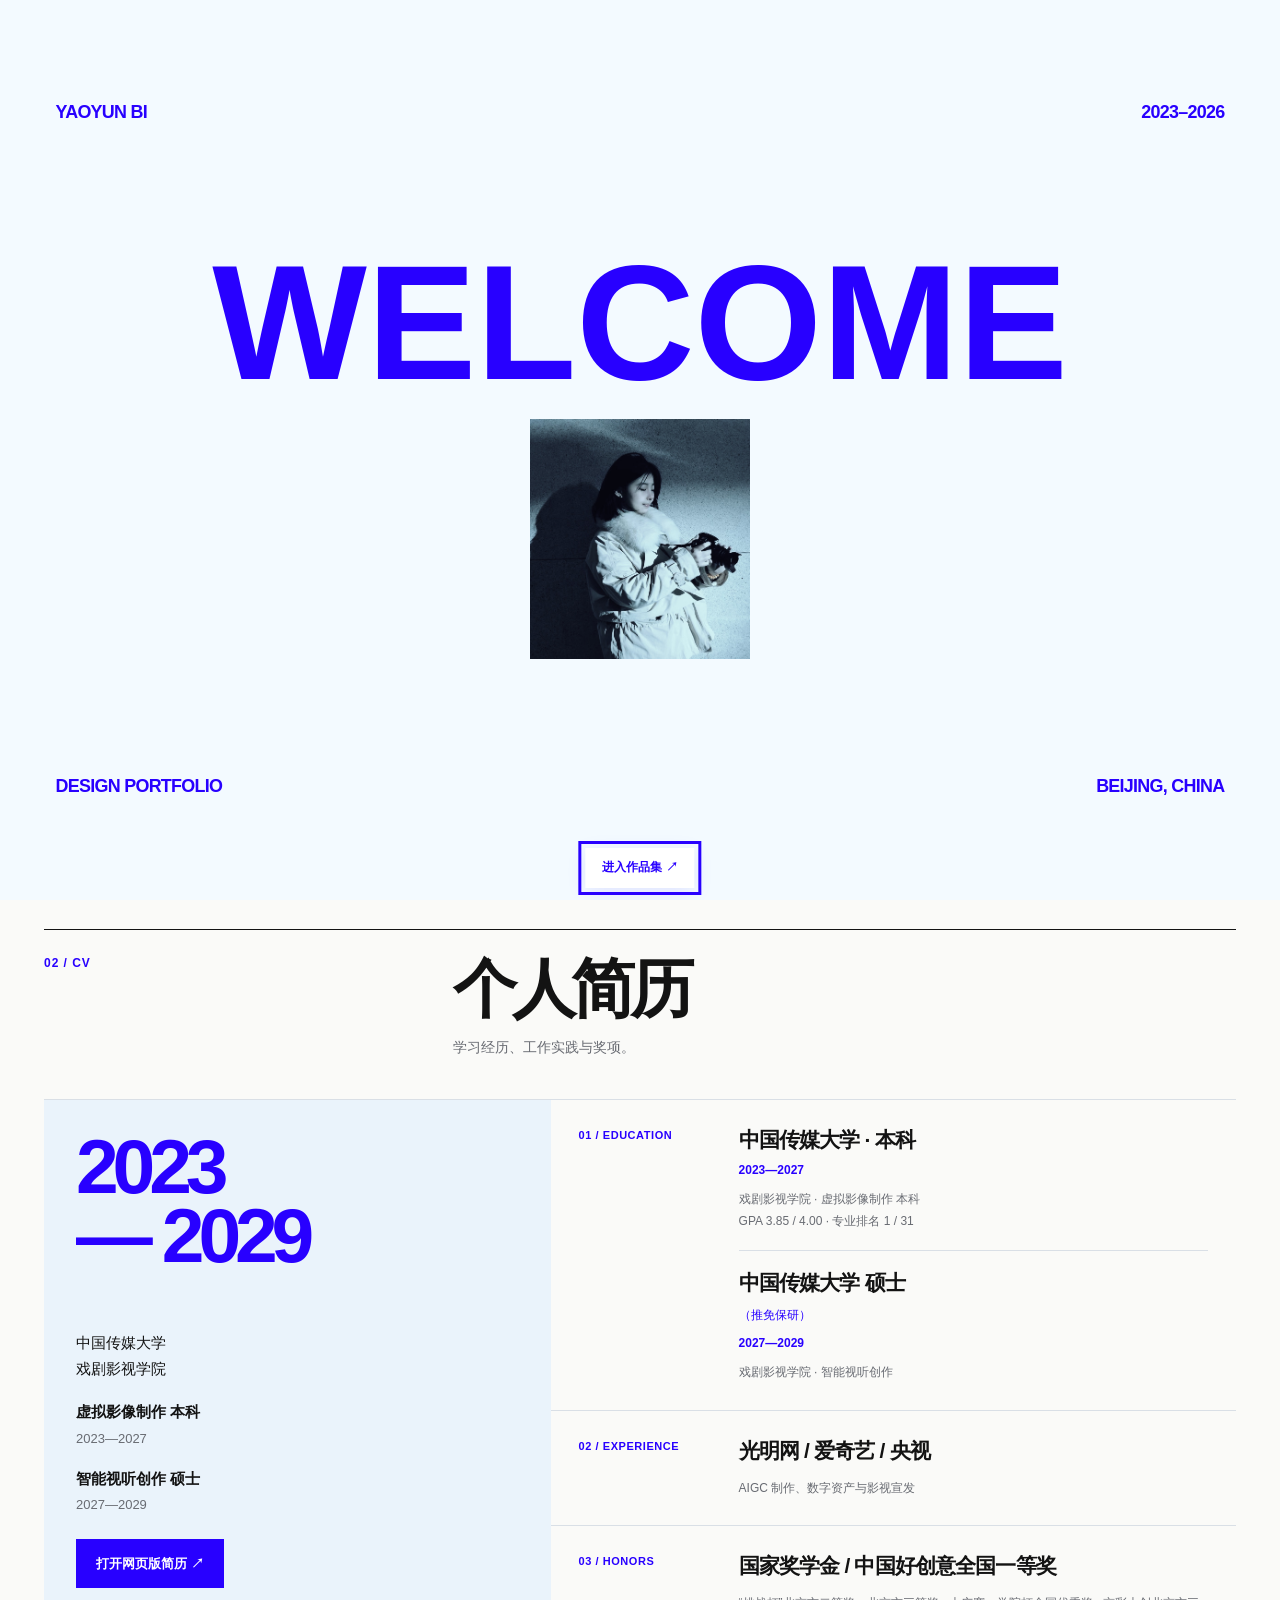
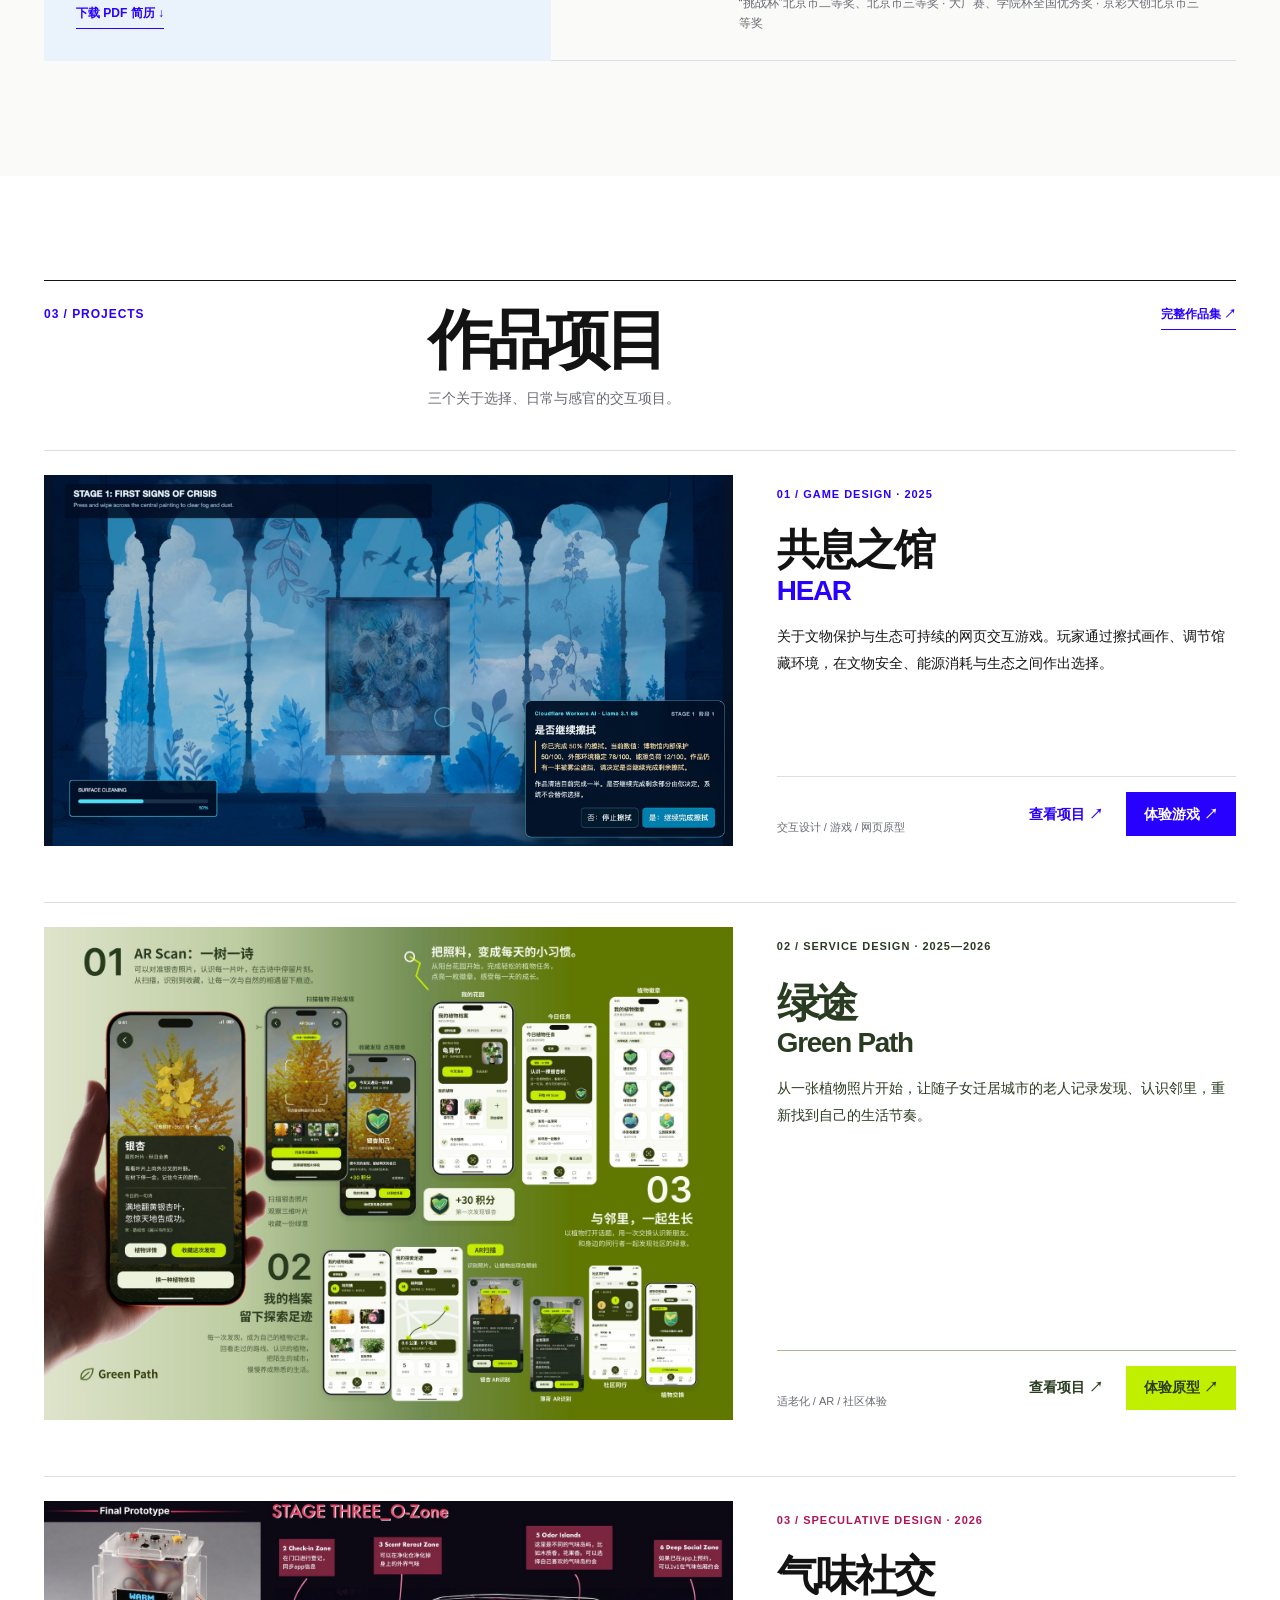
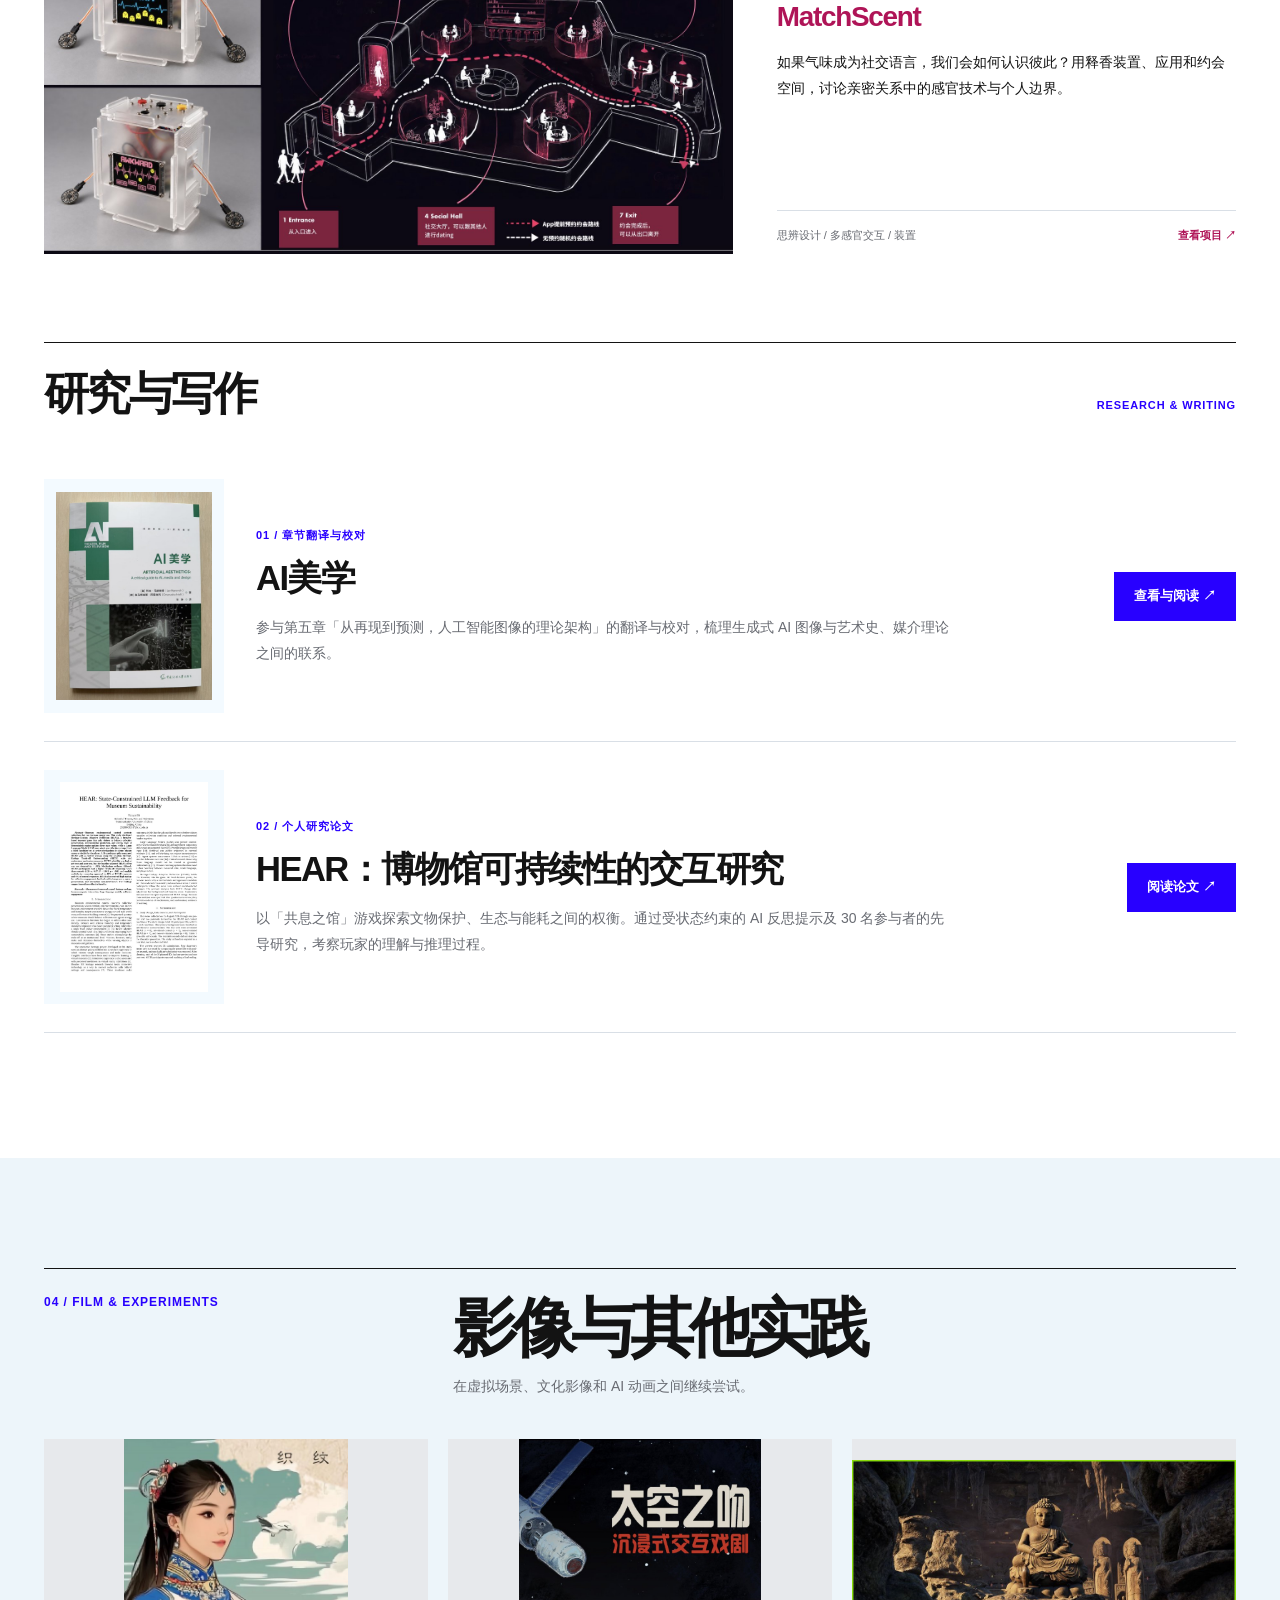
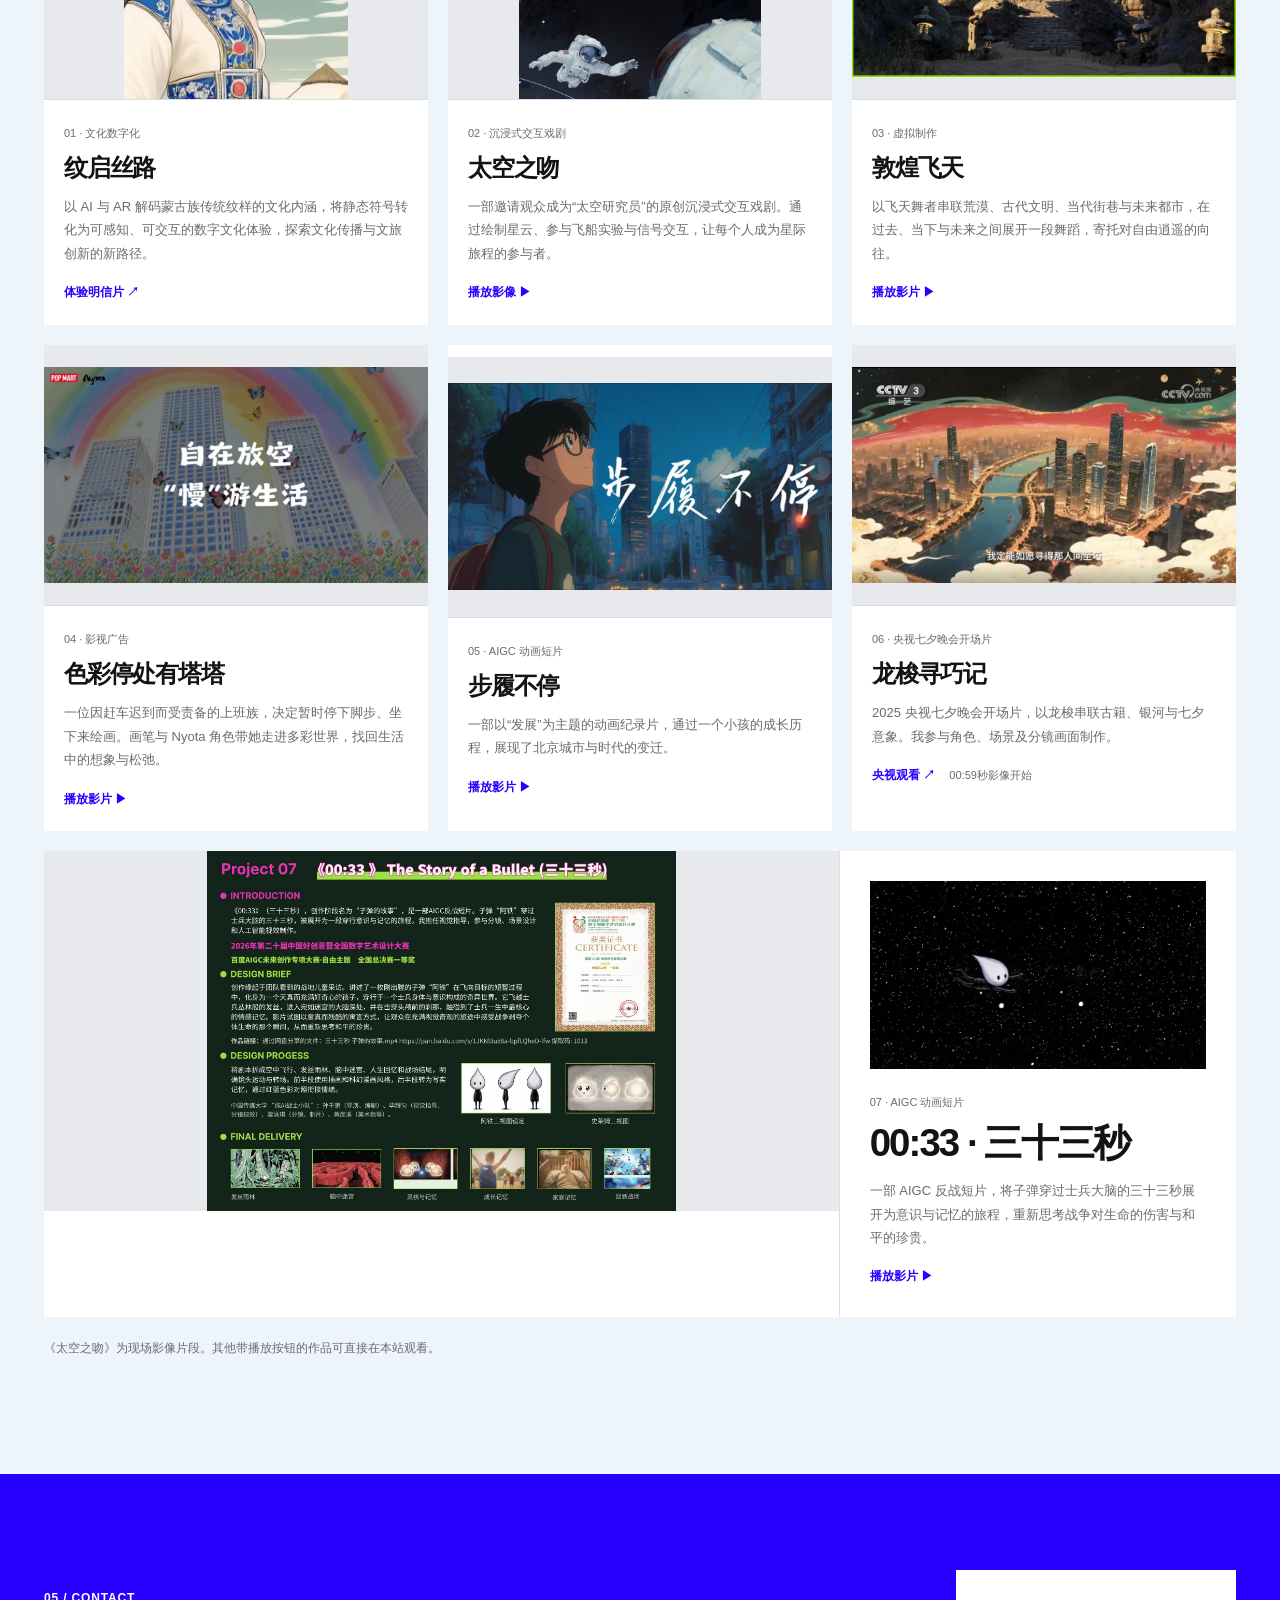
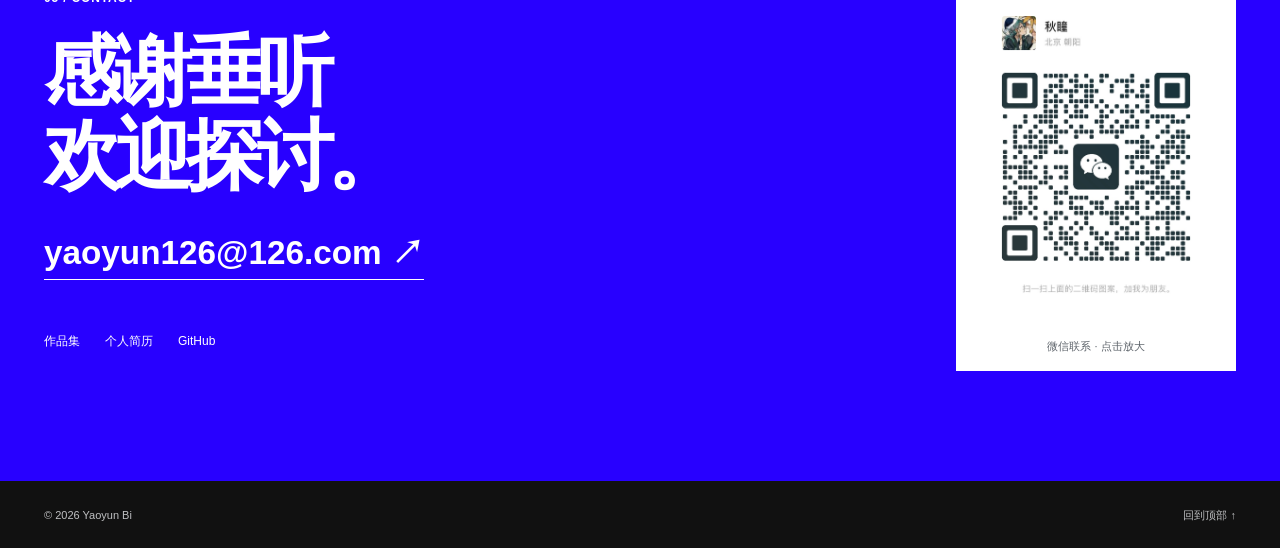
<file: index.html>
<!doctype html>
<html lang="zh-CN"><head><meta charset="utf-8"><meta name="viewport" content="width=device-width, initial-scale=1"><meta name="description" content="毕耀匀的个人主页：交互设计、AIGC 影像与游戏作品。"><meta name="theme-color" content="#f3faff"><title>毕耀匀 Yaoyun Bi — 交互设计、AIGC 影像与游戏</title><link rel="icon" href="assets/favicon.svg" type="image/svg+xml"><link rel="stylesheet" href="styles.css"><link rel="stylesheet" href="research.css"><script src="script.js" defer></script></head>
<body>
<div id="intro-screen" class="intro-screen" role="dialog" aria-modal="true" aria-label="欢迎来到毕耀匀的作品集" hidden><div class="intro-cover"><div class="cover-top"><span>YAOYUN BI</span><span>2023–2026</span></div><div class="cover-center"><img src="assets/cover-camera.jpg" alt="毕耀匀手持摄影机的照片"><strong>WELCOME</strong></div><div class="cover-bottom"><span>DESIGN PORTFOLIO</span><span>BEIJING, CHINA</span></div></div><button id="intro-skip" class="intro-enter" type="button">进入作品集 <span aria-hidden="true">↗</span></button></div>
<a class="skip-link" href="#main">跳转到主要内容</a>
<header class="site-header home-header"><div class="shell header-inner"><a class="brand" href="#top"><span>YAOYUN BI</span><span class="brand-chinese">毕耀匀</span></a><button class="menu-toggle" type="button" aria-expanded="false" aria-controls="primary-nav" aria-label="打开导航菜单"><span></span><span></span></button><nav id="primary-nav" class="primary-nav" aria-label="主导航"><a href="#resume">个人简历</a><a href="#projects">作品项目</a><a href="#film">其他实践</a><a href="#contact">联系</a></nav></div></header>
<nav class="floating-directory" aria-label="页面目录">
<a class="directory-pointer" href="#top" aria-label="返回个人介绍"><svg viewBox="0 0 24 24" aria-hidden="true"><path d="M5 3l14 9-7 1-3 7z" fill="currentColor"/></svg></a>
<div class="directory-pills"><a href="#top" aria-current="location">个人介绍 <span>01</span></a><a href="#resume">个人简历 <span>02</span></a><a href="#projects">作品项目 <span>03</span></a><a href="#film">其他实践 <span>04</span></a><a href="#contact">联系方式 <span>05</span></a></div>
</nav>
<main id="main">
<section id="top" class="hero shell" aria-labelledby="hero-title"><div class="hero-copy"><p class="eyebrow">01 / ABOUT ME <span>2023—2026</span></p><h1 id="hero-title">毕耀匀<span>Yaoyun Bi</span></h1><p class="hero-position">交互设计 · AIGC 影像 · 游戏</p><p class="hero-intro">喜欢观察生活中的细节，从中寻找设计的灵感。</p><p class="hero-school">中国传媒大学 · 戏剧影视学院<br>影视摄影与制作（虚拟影像制作） / 2027 届</p><div class="hero-actions"><a class="button button-primary" href="#projects">看项目 <span aria-hidden="true">↗</span></a><a class="button button-outline" href="resume.html">看简历 <span aria-hidden="true">↗</span></a></div><button id="intro-replay" class="intro-replay" type="button">重看开场 ↺</button></div><figure class="hero-portrait portrait-gallery">
<div id="photo-stack" class="photo-stack" role="group" aria-label="个人照片，可点击、滚动或左右滑动切换">
<button class="photo-card" type="button" data-photo="0" data-depth="0" aria-pressed="true" aria-label="查看01证件照"><img src="assets/portrait-retouched-copy.jpg" alt="毕耀匀的证件照" fetchpriority="high"></button>
<button class="photo-card" type="button" data-photo="1" data-depth="1" aria-pressed="false" aria-label="查看02肖像照"><img src="assets/portrait-glasses.jpg" alt="毕耀匀戴眼镜的生活照"></button>
<button class="photo-card" type="button" data-photo="2" data-depth="2" aria-pressed="false" aria-label="查看03生活照"><img src="assets/portrait-plants.jpg" alt="毕耀匀在植物旁观察蕨叶"></button>
</div>
<figcaption class="photo-controls"><button id="photo-prev" type="button" aria-label="上一张照片">←</button><span id="photo-caption" aria-live="polite">01 / 03 · 证件照</span><button id="photo-next" type="button" aria-label="下一张照片">→</button></figcaption>
<p class="photo-hint">点击照片 · 滚动切换</p>
</figure></section>
<section id="resume" class="resume-section shell" aria-labelledby="resume-title"><div class="section-head"><p class="section-index">02 / CV</p><div><h2 id="resume-title">个人简历</h2><p>学习经历、工作实践与奖项。</p></div></div><div class="resume-layout"><div class="resume-intro"><span class="resume-years">2023<br>— 2029</span><div class="resume-study-overview"><p class="resume-institution">中国传媒大学<br>戏剧影视学院</p><div class="resume-degree"><strong>虚拟影像制作 本科</strong><time>2023—2027</time></div><div class="resume-degree"><strong>智能视听创作 硕士</strong><time>2027—2029</time></div></div><a class="button button-primary" href="resume.html">打开网页版简历 ↗</a><a class="quiet-link" href="assets/Yaoyun_Bi_Resume.pdf" download>下载 PDF 简历 ↓</a></div><div class="resume-lines"><div class="education-summary"><span>01 / EDUCATION</span><div class="education-entry"><strong>中国传媒大学 · 本科</strong><time>2023—2027</time><small>戏剧影视学院 · 虚拟影像制作 本科<br>GPA 3.85 / 4.00 · 专业排名 1 / 31</small></div><div class="education-entry"><strong>中国传媒大学 硕士</strong><small class="admission-note">（推免保研）</small><time>2027—2029</time><small>戏剧影视学院 · 智能视听创作</small></div></div><div><span>02 / EXPERIENCE</span><strong>光明网 / 爱奇艺 / 央视</strong><small>AIGC 制作、数字资产与影视宣发</small></div><div><span>03 / HONORS</span><strong>国家奖学金 / 中国好创意全国一等奖</strong><small>“挑战杯”北京市二等奖、北京市三等奖 · 大广赛、学院杯全国优秀奖 · 京彩大创北京市三等奖</small></div></div></div></section>
<section id="projects" class="project-section" aria-labelledby="projects-title"><div class="shell"><div class="section-head"><p class="section-index">03 / PROJECTS</p><div><h2 id="projects-title">作品项目</h2><p>三个关于选择、日常与感官的交互项目。</p></div><a href="portfolio.html" class="quiet-link">完整作品集 ↗</a></div><div class="featured-list">
<article class="featured-project hear-project" id="hear"><a class="project-media" href="portfolio.html#page=3"><img src="assets/projects/hear.jpg" alt="HEAR 共息之馆的完整游戏画面" loading="lazy"></a><div class="project-copy"><p class="project-num">01 / GAME DESIGN · 2025</p><h3>共息之馆 <span>HEAR</span></h3><p>关于文物保护与生态可持续的网页交互游戏。玩家通过擦拭画作、调节馆藏环境，在文物安全、能源消耗与生态之间作出选择。</p><div class="project-bottom"><span>交互设计 / 游戏 / 网页原型</span><div class="project-ctas"><a class="view-project" href="portfolio.html#page=3">查看项目 ↗</a><a class="play-game" href="https://outside-inside-hear.outside-inside-hear.workers.dev/?pid=ART-I03&amp;condition=intervention" target="_blank" rel="noopener">体验游戏 ↗</a></div></div></div></article>
<article class="featured-project green-project" id="green-path"><a class="project-media" href="portfolio.html#page=8"><img src="assets/projects/green-path.jpg" alt="Green Path 的 AR 扫描、植物档案和社区页面完整展示" loading="lazy"></a><div class="project-copy"><p class="project-num">02 / SERVICE DESIGN · 2025—2026</p><h3>绿途 <span>Green Path</span></h3><p>从一张植物照片开始，让随子女迁居城市的老人记录发现、认识邻里，重新找到自己的生活节奏。</p><div class="project-bottom"><span>适老化 / AR / 社区体验</span><div class="project-ctas"><a class="view-project" href="portfolio.html#page=8">查看项目 ↗</a><a class="play-game" href="https://yaoyunfreda-prog.github.io/green-path-app-biyaoyun/" target="_blank" rel="noopener">体验原型 ↗</a></div></div></div></article>
<article class="featured-project scent-project" id="match-scent"><a class="project-media" href="portfolio.html#page=13"><img src="assets/projects/matchscent.jpg" alt="MatchScent 的释香装置原型与气味约会空间完整展示" loading="lazy"></a><div class="project-copy"><p class="project-num">03 / SPECULATIVE DESIGN · 2026</p><h3>气味社交 <span>MatchScent</span></h3><p>如果气味成为社交语言，我们会如何认识彼此？用释香装置、应用和约会空间，讨论亲密关系中的感官技术与个人边界。</p><div class="project-bottom"><span>思辨设计 / 多感官交互 / 装置</span><a href="portfolio.html#page=13">查看项目 ↗</a></div></div></article>
</div>
<section id="research" class="research-block" aria-labelledby="research-title">
<div class="research-heading"><h3 id="research-title">研究与写作</h3><p>RESEARCH & WRITING</p></div>
<article class="research-entry">
<a class="research-thumbnail" href="ai-aesthetics.html" aria-label="阅读 AI美学第五章翻译与校对"><img src="assets/research/ai-aesthetics-cover.jpg" alt="AI美学书籍封面" loading="lazy"></a>
<div class="research-entry-copy"><p class="project-num">01 / 章节翻译与校对</p><h4><a href="ai-aesthetics.html">AI美学</a></h4><p>参与第五章「从再现到预测，人工智能图像的理论架构」的翻译与校对，梳理生成式 AI 图像与艺术史、媒介理论之间的联系。</p></div>
<a class="button button-primary" href="ai-aesthetics.html">查看与阅读 ↗</a>
</article>
<article class="research-entry">
<a class="research-thumbnail" href="hear-paper.html" aria-label="阅读 HEAR 研究论文"><img src="assets/research/hear-paper-cover.jpg" alt="HEAR个人研究论文首页，作者Yaoyun Bi" loading="lazy"></a>
<div class="research-entry-copy"><p class="project-num">02 / 个人研究论文</p><h4><a href="hear-paper.html">HEAR：博物馆可持续性的交互研究</a></h4><p>以「共息之馆」游戏探索文物保护、生态与能耗之间的权衡。通过受状态约束的 AI 反思提示及 30 名参与者的先导研究，考察玩家的理解与推理过程。</p></div>
<a class="button button-primary" href="hear-paper.html">阅读论文 ↗</a>
</article>
</section>
</div></section>
<section id="film" class="film-section" aria-labelledby="film-title"><div class="shell"><div class="section-head"><p class="section-index">04 / FILM & EXPERIMENTS</p><div><h2 id="film-title">影像与其他实践</h2><p>在虚拟场景、文化影像和 AI 动画之间继续尝试。</p></div></div><div class="film-grid">
<a class="film-card" href="patterns.html"><img src="assets/projects/patterns.jpg" alt="纹启丝路主视觉" loading="lazy"><div class="film-meta"><span>01 · 文化数字化</span><h3>纹启丝路</h3><p>以 AI 与 AR 解码蒙古族传统纹样的文化内涵，将静态符号转化为可感知、可交互的数字文化体验，探索文化传播与文旅创新的新路径。</p><span class="film-action">体验明信片 ↗</span></div></a>
<button class="film-card video-trigger" type="button" data-video="assets/videos/space-kiss.mov" data-title="太空之吻" data-description="一部邀请观众成为“太空研究员”的原创沉浸式交互戏剧。通过绘制星云、参与飞船实验与信号交互，让每个人成为星际旅程的参与者。"><img src="assets/projects/space-kiss.jpg" alt="太空之吻主视觉" loading="lazy"><div class="film-meta"><span>02 · 沉浸式交互戏剧</span><h3>太空之吻</h3><p>一部邀请观众成为“太空研究员”的原创沉浸式交互戏剧。通过绘制星云、参与飞船实验与信号交互，让每个人成为星际旅程的参与者。</p><span class="film-action">播放影像 ▶</span></div></button>
<button class="film-card video-trigger" type="button" data-video="assets/videos/dunhuang.mp4" data-title="敦煌飞天" data-description="以飞天舞者串联荒漠、古代文明、当代街巷与未来都市，在过去、当下与未来之间展开一段舞蹈，寄托对自由逍遥的向往。"><img src="assets/projects/dunhuang.jpg" alt="敦煌飞天虚拟场景" loading="lazy"><div class="film-meta"><span>03 · 虚拟制作</span><h3>敦煌飞天</h3><p>以飞天舞者串联荒漠、古代文明、当代街巷与未来都市，在过去、当下与未来之间展开一段舞蹈，寄托对自由逍遥的向往。</p><span class="film-action">播放影片 ▶</span></div></button>
<button class="film-card video-trigger" type="button" data-video="assets/videos/color.mp4" data-title="色彩停处有塔塔" data-description="一位因赶车迟到而受责备的上班族，决定暂时停下脚步、坐下来绘画。画笔与 Nyota 角色带她走进多彩世界，找回生活中的想象与松弛。"><img src="assets/projects/color-cover.jpg" alt="色彩停处有塔塔影片封面：自在放空，慢游生活" loading="lazy"><div class="film-meta"><span>04 · 影视广告</span><h3>色彩停处有塔塔</h3><p>一位因赶车迟到而受责备的上班族，决定暂时停下脚步、坐下来绘画。画笔与 Nyota 角色带她走进多彩世界，找回生活中的想象与松弛。</p><span class="film-action">播放影片 ▶</span></div></button>
<button class="film-card video-trigger" type="button" data-video="assets/videos/walking.mp4" data-title="步履不停" data-description="一部以“发展”为主题的动画纪录片，通过一个小孩的成长历程，展现了北京城市与时代的变迁。"><img src="assets/projects/walking.jpg" alt="步履不停动画封面海报" loading="lazy"><div class="film-meta"><span>05 · AIGC 动画短片</span><h3>步履不停</h3><p>一部以“发展”为主题的动画纪录片，通过一个小孩的成长历程，展现了北京城市与时代的变迁。</p><span class="film-action">播放影片 ▶</span></div></button>
<a class="film-card" href="https://tv.cctv.com/2025/08/31/VIDEAWv0FefgIcVEpzLJ6q1O250831.shtml" target="_blank" rel="noopener"><img src="assets/projects/longsuo-cover.jpg" alt="龙梭寻巧记影片封面：城市与七夕意象" loading="lazy"><div class="film-meta"><span>06 · 央视七夕晚会开场片</span><h3>龙梭寻巧记</h3><p>2025 央视七夕晚会开场片，以龙梭串联古籍、银河与七夕意象。我参与角色、场景及分镜画面制作。</p><span class="film-action">央视观看 ↗<span class="film-start-note">00:59秒影像开始</span></span></div></a>
<button class="film-card video-trigger" type="button" data-video="assets/videos/bullet.mp4" data-title="00:33 三十三秒" data-description="《00:33》是一部 AIGC 反战短片。子弹“阿铁”穿过士兵大脑的三十三秒，被展开为一段穿行意识与记忆的旅程。我担任视觉指导，参与分镜、场景设计与视觉效果制作。"><img src="assets/projects/bullet.jpg" alt="00:33 三十三秒项目展示" loading="lazy"><div class="film-meta"><img class="bullet-detail" src="assets/projects/bullet-star.jpg" alt="《00:33》中的阿铁穿行星空" loading="lazy"><span>07 · AIGC 动画短片</span><h3>00:33 · 三十三秒</h3><p>一部 AIGC 反战短片，将子弹穿过士兵大脑的三十三秒展开为意识与记忆的旅程，重新思考战争对生命的伤害与和平的珍贵。</p><span class="film-action">播放影片 ▶</span></div></button>
</div><p class="film-note">《太空之吻》为现场影像片段。其他带播放按钮的作品可直接在本站观看。</p></div></section>
<section id="contact" class="contact-section"><div class="shell contact-layout"><div class="contact-copy"><p>05 / CONTACT</p><h2>感谢垂听<br>欢迎探讨。</h2><a class="contact-email" href="mailto:yaoyun126@126.com">yaoyun126@126.com ↗</a><div class="contact-links"><a href="portfolio.html">作品集</a><a href="resume.html">个人简历</a><a href="https://github.com/yaoyunfreda-prog" target="_blank" rel="noopener">GitHub</a></div></div><figure class="wechat-card"><a href="assets/wechat-qr.jpg" target="_blank" rel="noopener" aria-label="放大微信二维码"><img src="assets/wechat-qr.jpg" alt="毕耀匀的微信二维码，微信昵称秋瞳" loading="lazy"></a><figcaption>微信联系 · 点击放大</figcaption></figure></div></section>
</main>
<div id="video-dialog" class="video-dialog" role="dialog" aria-modal="true" aria-labelledby="video-title" hidden><div class="video-dialog-head"><strong id="video-title"></strong><button id="video-close" type="button" aria-label="关闭视频">关闭 ✕</button></div><video id="project-video" controls playsinline preload="none"></video><div class="video-description"><p id="video-description"></p><a id="video-download" href="#" download>下载影片 ↓</a></div></div>
<footer class="site-footer"><div class="shell"><span>© <span id="year">2026</span> Yaoyun Bi</span><a href="#top">回到顶部 ↑</a></div></footer>
</body></html>
</file>
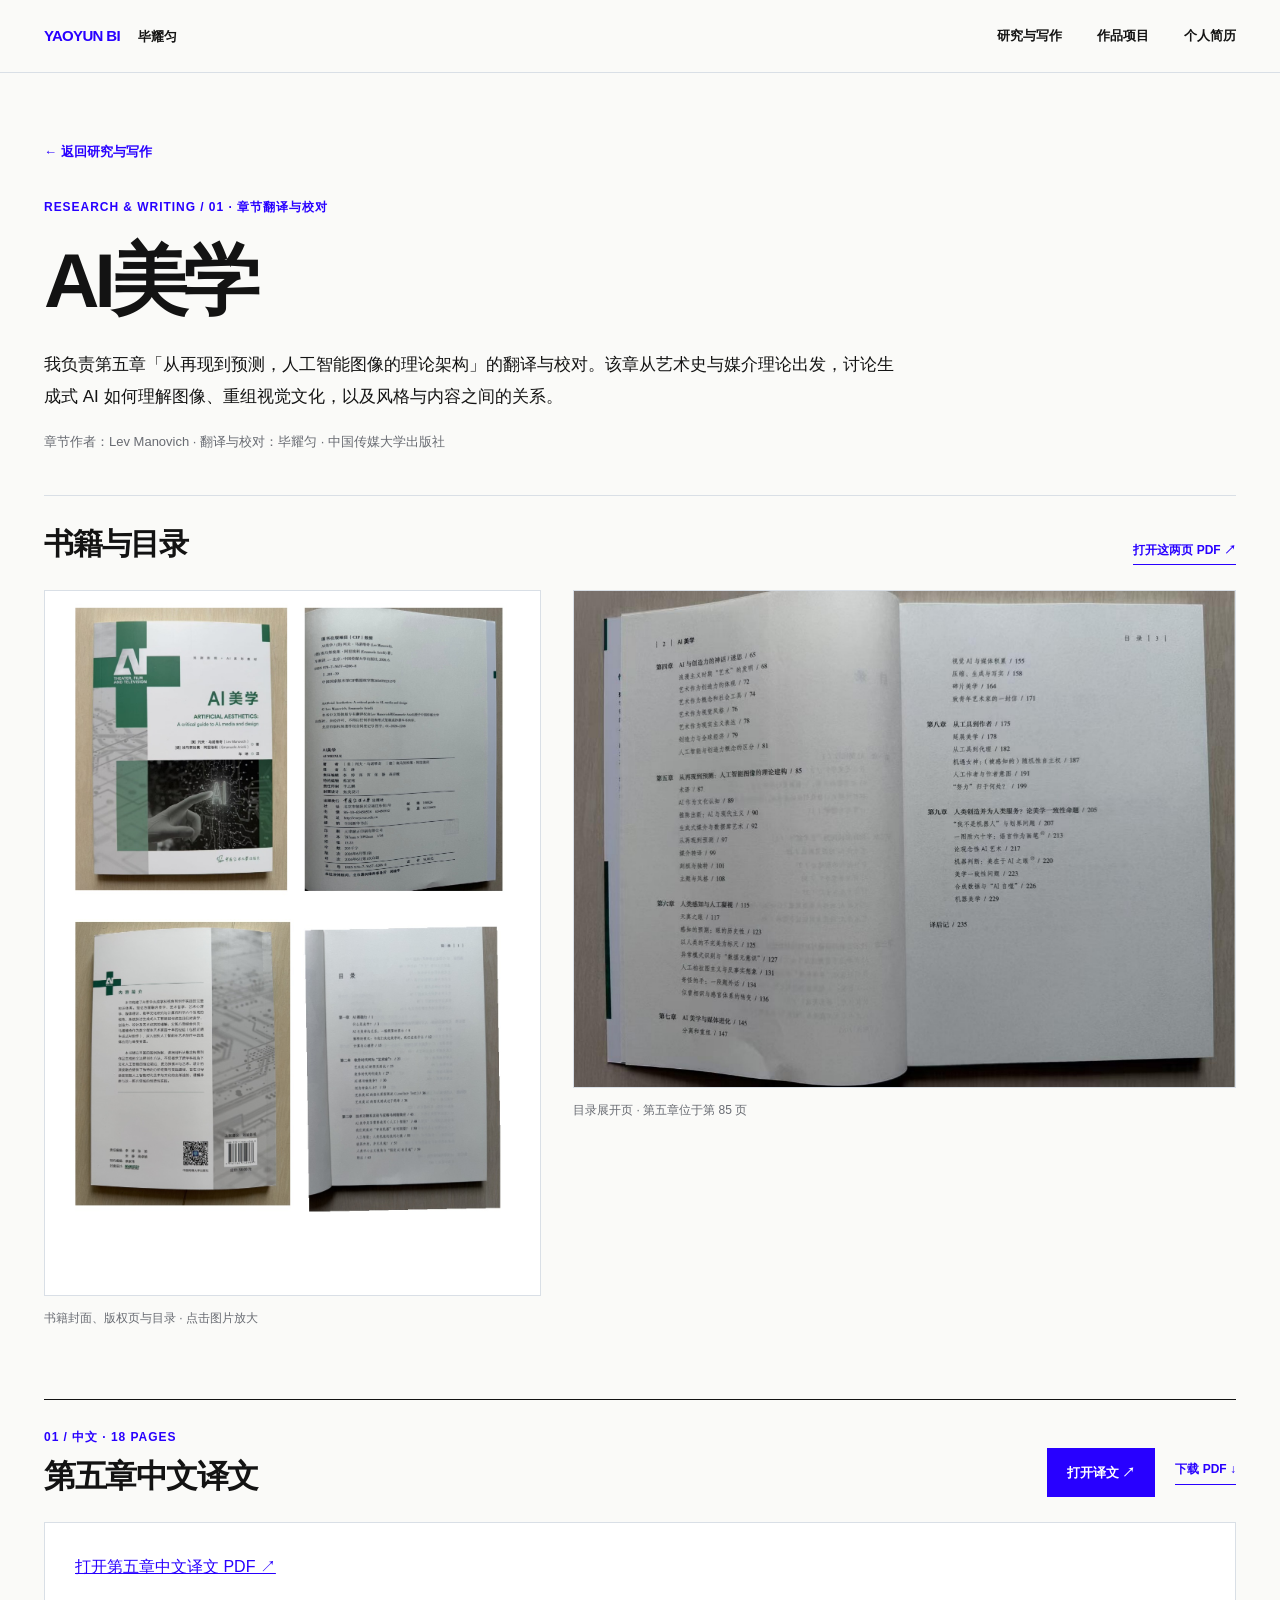
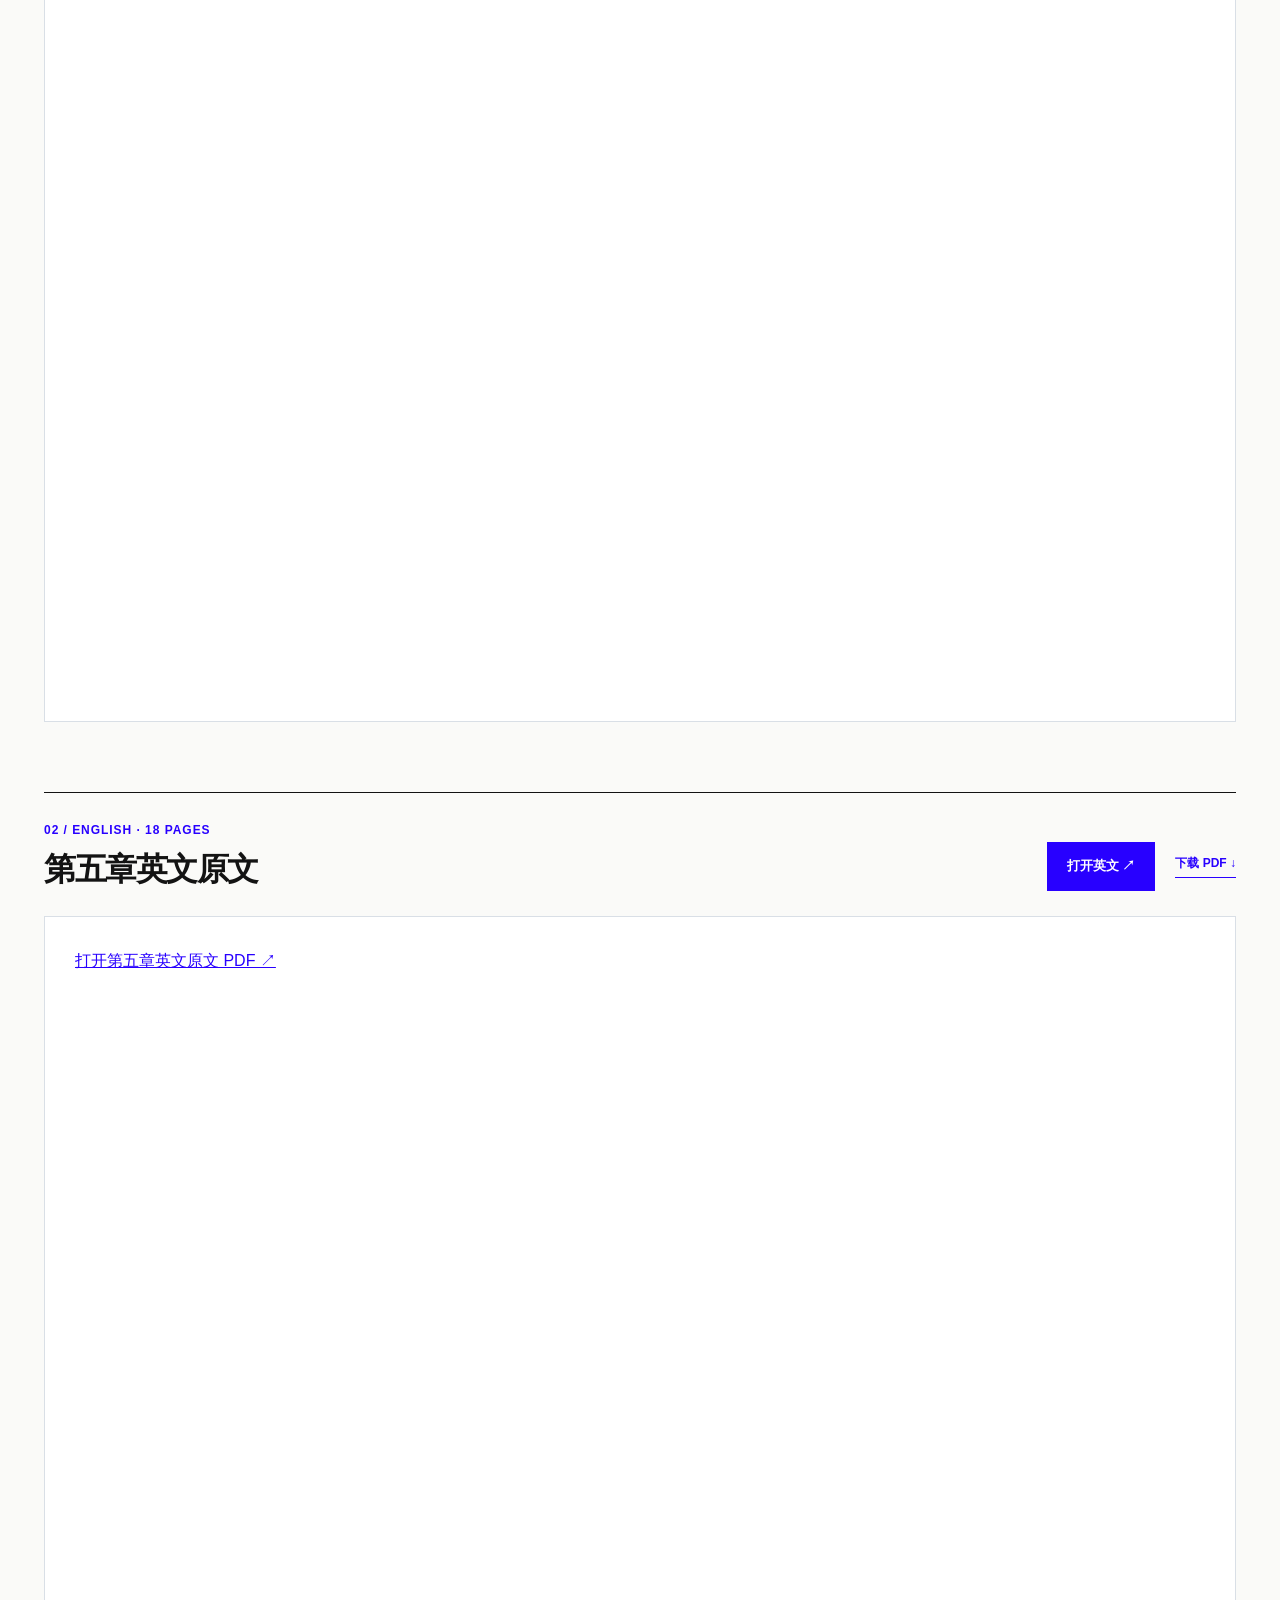
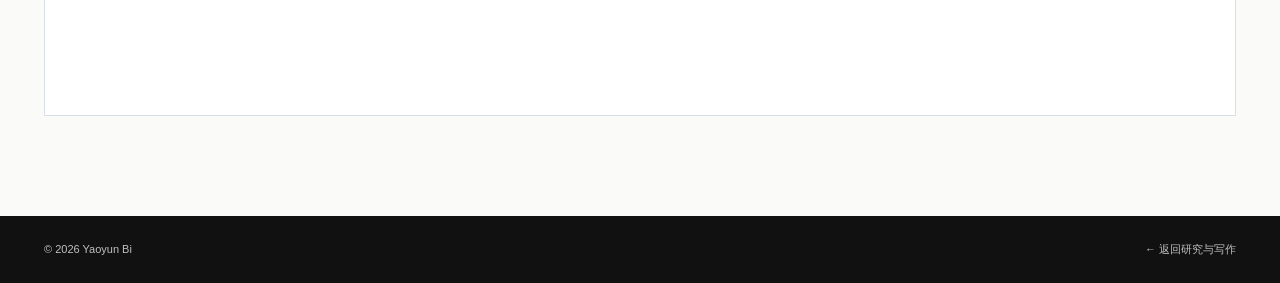
<file: ai-aesthetics.html>
<!doctype html>
<html lang="zh-CN">
<head>
  <meta charset="utf-8">
  <meta name="viewport" content="width=device-width, initial-scale=1">
  <meta name="description" content="毕耀匀参与《AI美学》第五章翻译与校对：书籍材料、中文译文与英文原文。">
  <meta name="theme-color" content="#f3faff">
  <title>AI美学 · 第五章翻译与校对 — 毕耀匀</title>
  <link rel="icon" href="assets/favicon.svg" type="image/svg+xml">
  <link rel="stylesheet" href="styles.css">
  <link rel="stylesheet" href="research.css">
  <script src="script.js" defer></script>
</head>
<body>
<a class="skip-link" href="#main">跳转到主要内容</a>
<header class="site-header"><div class="shell header-inner">
  <a class="brand" href="index.html"><span>YAOYUN BI</span><span class="brand-chinese">毕耀匀</span></a>
  <button class="menu-toggle" type="button" aria-expanded="false" aria-controls="primary-nav" aria-label="打开导航菜单"><span></span><span></span></button>
  <nav id="primary-nav" class="primary-nav" aria-label="主导航"><a href="index.html#research">研究与写作</a><a href="index.html#projects">作品项目</a><a href="resume.html">个人简历</a></nav>
</div></header>
<main id="main" class="shell research-main">
  <div class="research-hero">
    <a class="research-back" href="index.html#research">← 返回研究与写作</a>
    <p class="section-index">RESEARCH & WRITING / 01 · 章节翻译与校对</p>
    <h1>AI美学</h1>
    <p class="research-lead">我负责第五章「从再现到预测，人工智能图像的理论架构」的翻译与校对。该章从艺术史与媒介理论出发，讨论生成式 AI 如何理解图像、重组视觉文化，以及风格与内容之间的关系。</p>
    <p class="research-credits">章节作者：Lev Manovich · 翻译与校对：毕耀匀 · 中国传媒大学出版社</p>
  </div>

  <section class="evidence-section" aria-labelledby="evidence-title">
    <div class="research-subhead"><h2 id="evidence-title">书籍与目录</h2><a class="quiet-link" href="assets/research/ai-aesthetics-book.pdf" target="_blank" rel="noopener">打开这两页 PDF ↗</a></div>
    <div class="evidence-grid">
      <figure><a href="assets/research/ai-aesthetics-material-02.jpg" target="_blank" rel="noopener" aria-label="放大书籍封面、版权页与目录"><img src="assets/research/ai-aesthetics-material-02.jpg" alt="原材料第2页：AI美学封面、版权出版页、封底和目录" fetchpriority="high"></a><figcaption>书籍封面、版权页与目录 · 点击图片放大</figcaption></figure>
      <figure><a href="assets/research/ai-aesthetics-material-03.jpg" target="_blank" rel="noopener" aria-label="放大第五章目录展开页"><img src="assets/research/ai-aesthetics-material-03.jpg" alt="原材料第3页：书籍目录展开页，第五章从再现到预测" loading="lazy"></a><figcaption>目录展开页 · 第五章位于第 85 页</figcaption></figure>
    </div>
  </section>

  <section id="translation" class="reading-section" aria-labelledby="translation-title">
    <div class="reading-heading"><div><p class="section-index">01 / 中文 · 18 PAGES</p><h2 id="translation-title">第五章中文译文</h2></div><div class="reading-actions"><a class="button button-primary" href="assets/research/ai-aesthetics-chapter5-zh.pdf" target="_blank" rel="noopener">打开译文 ↗</a><a class="quiet-link" href="assets/research/ai-aesthetics-chapter5-zh.pdf" download>下载 PDF ↓</a></div></div>
    <object class="pdf-reader" data="assets/research/ai-aesthetics-chapter5-zh.pdf#view=FitH" type="application/pdf" aria-label="第五章中文译文 PDF"><p><a href="assets/research/ai-aesthetics-chapter5-zh.pdf" target="_blank" rel="noopener">打开第五章中文译文 PDF ↗</a></p></object>
  </section>

  <section id="original" class="reading-section" aria-labelledby="original-title">
    <div class="reading-heading"><div><p class="section-index">02 / ENGLISH · 18 PAGES</p><h2 id="original-title">第五章英文原文</h2></div><div class="reading-actions"><a class="button button-primary" href="assets/research/ai-aesthetics-chapter5-en.pdf" target="_blank" rel="noopener">打开英文 ↗</a><a class="quiet-link" href="assets/research/ai-aesthetics-chapter5-en.pdf" download>下载 PDF ↓</a></div></div>
    <object class="pdf-reader" data="assets/research/ai-aesthetics-chapter5-en.pdf#view=FitH" type="application/pdf" aria-label="第五章英文原文 PDF"><p><a href="assets/research/ai-aesthetics-chapter5-en.pdf" target="_blank" rel="noopener">打开第五章英文原文 PDF ↗</a></p></object>
  </section>
</main>
<footer class="site-footer"><div class="shell"><span>© <span id="year">2026</span> Yaoyun Bi</span><a href="index.html#research">← 返回研究与写作</a></div></footer>
</body>
</html>
</file>
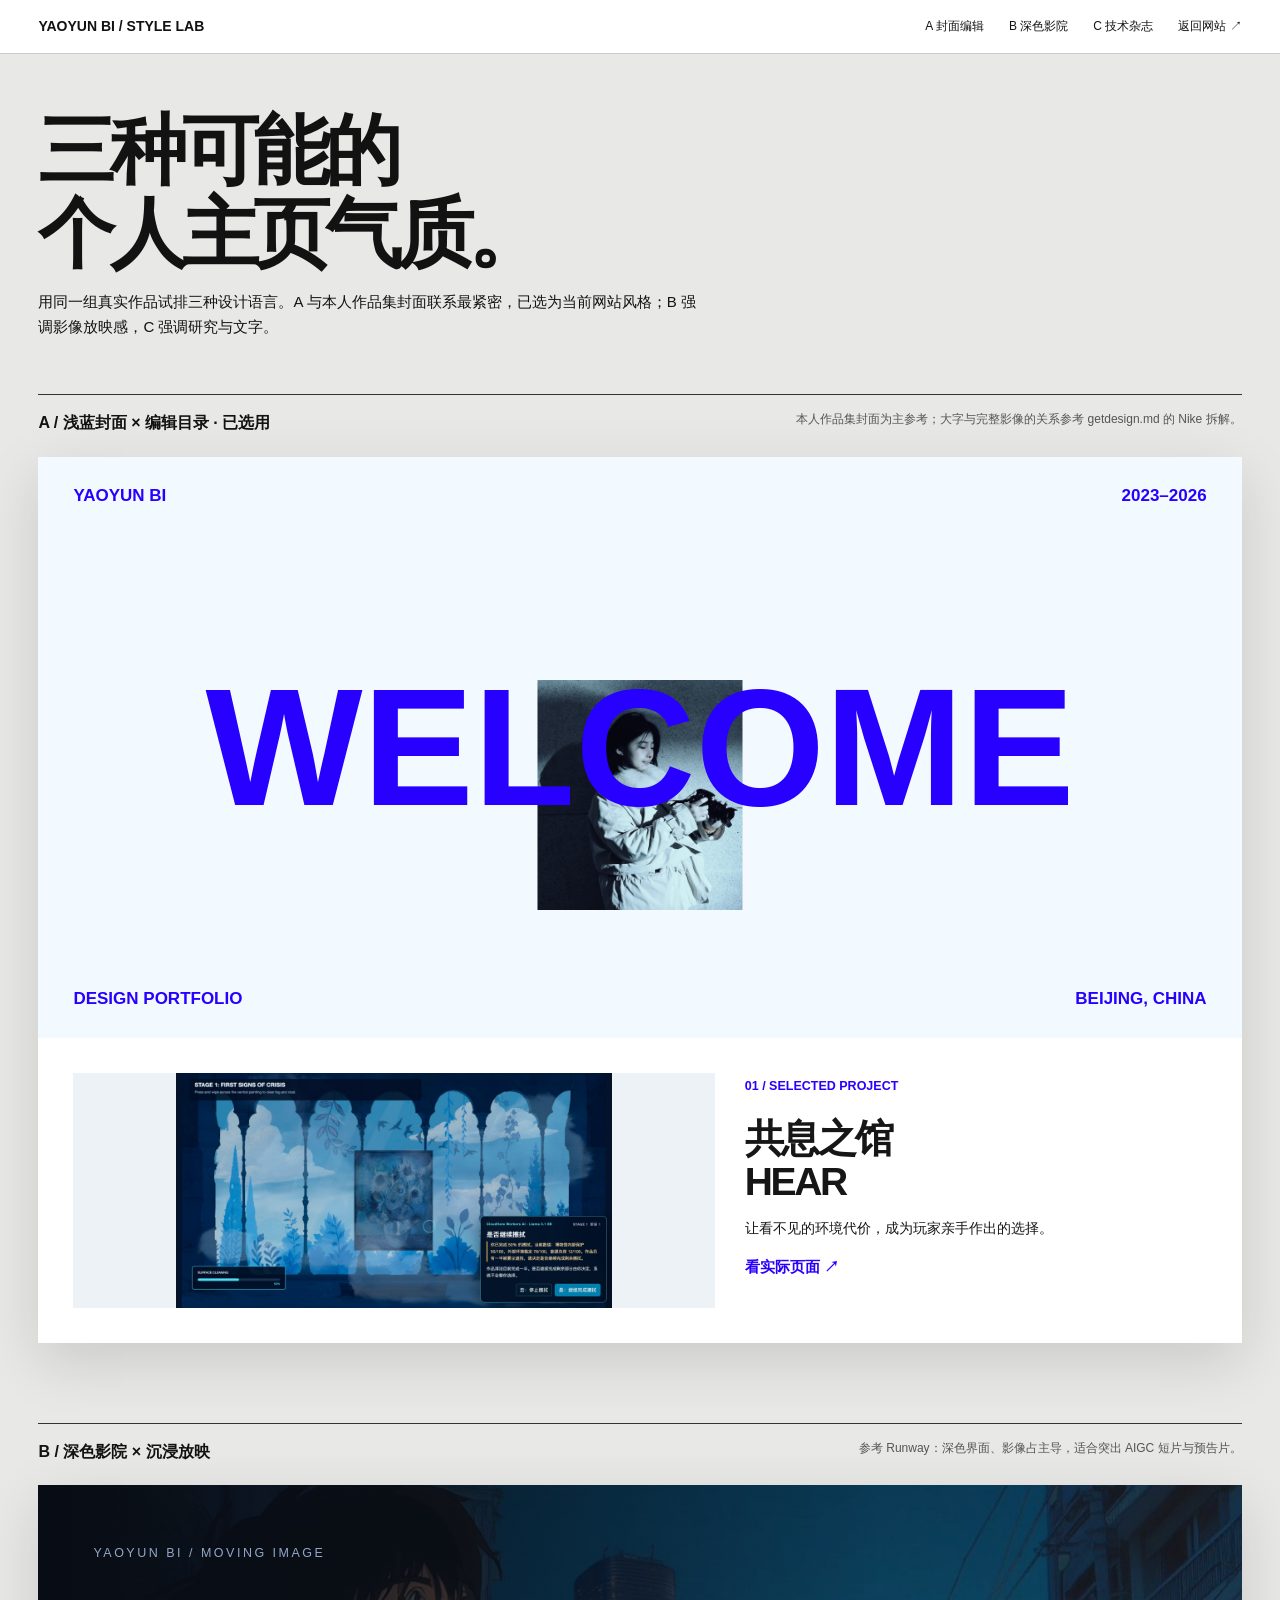
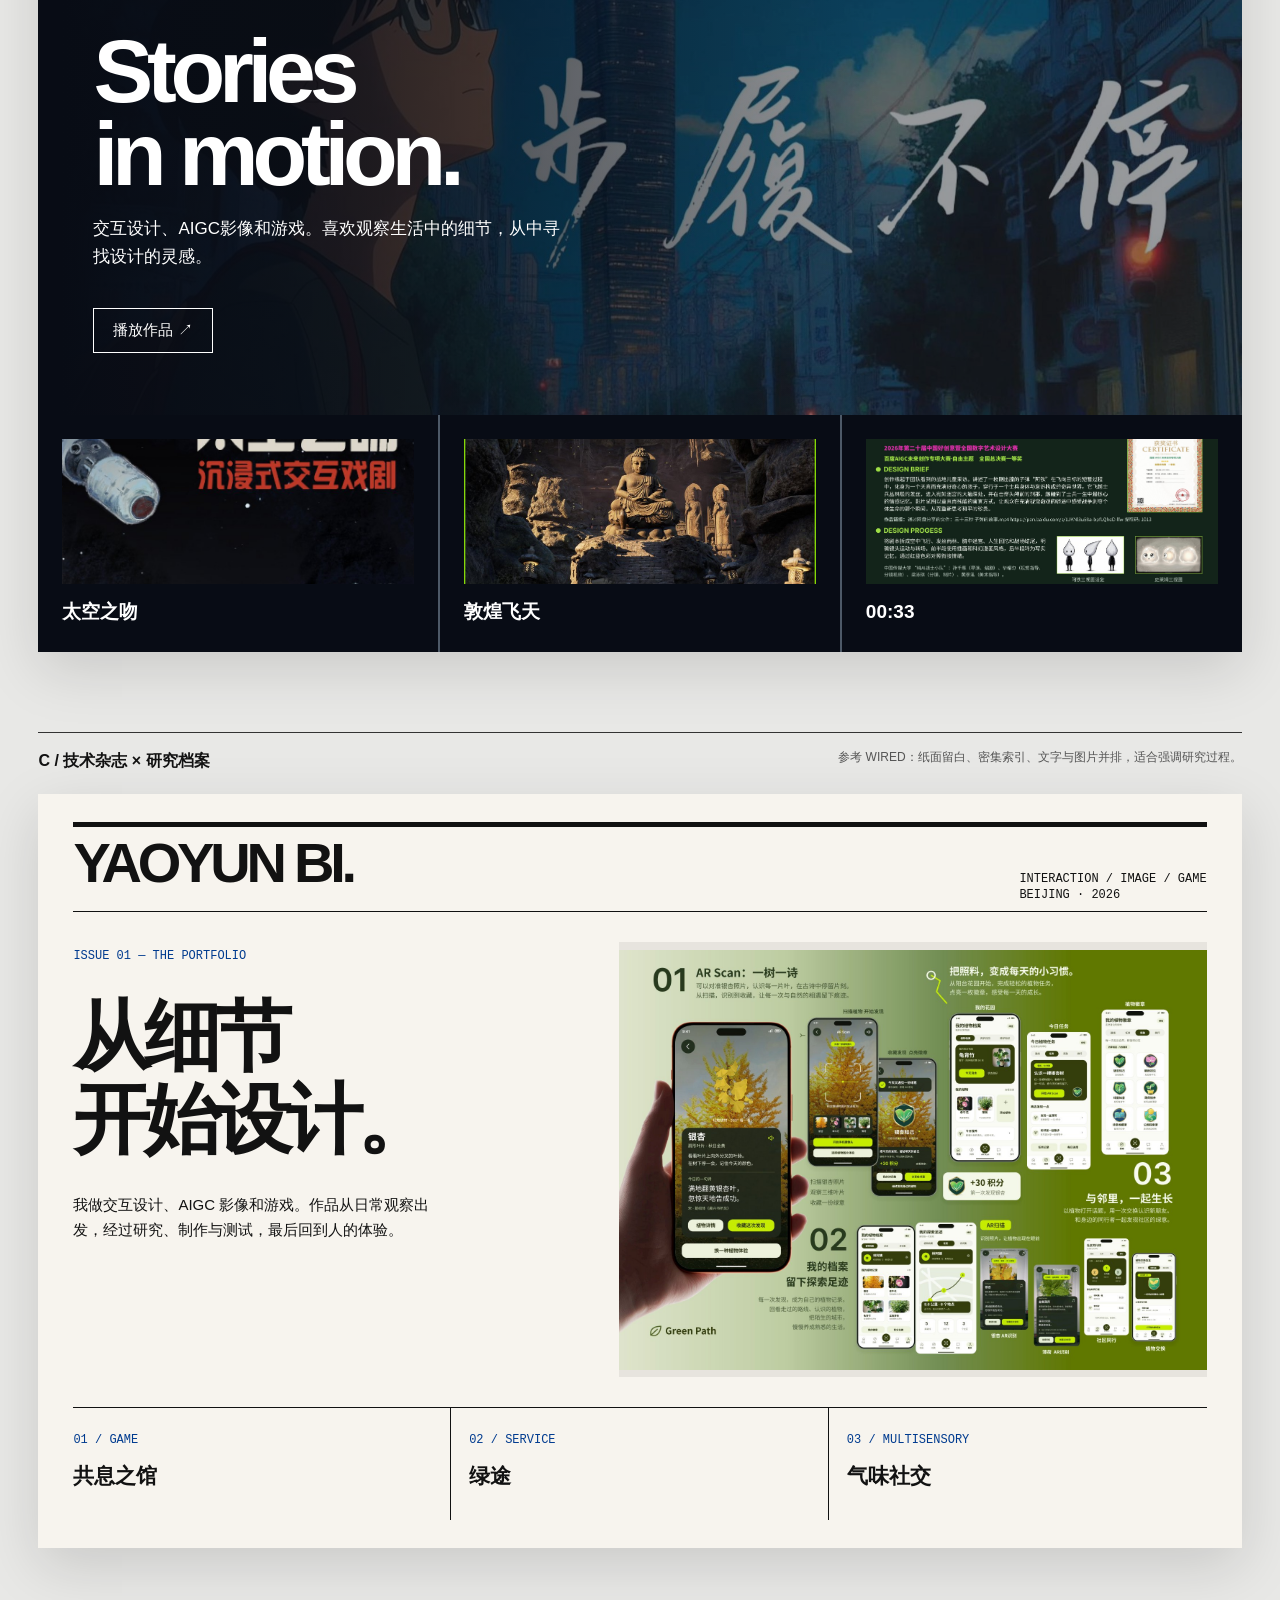
<file: design-demos.html>
<!doctype html>
<html lang="zh-CN"><head><meta charset="utf-8"><meta name="viewport" content="width=device-width, initial-scale=1"><title>设计风格 Demo — 毕耀匀</title><style>
*{box-sizing:border-box}html{scroll-behavior:smooth}body{margin:0;background:#e8e8e6;color:#121212;font:15px/1.65 -apple-system,BlinkMacSystemFont,"PingFang SC",sans-serif}a{color:inherit;text-decoration:none}img{display:block;width:100%}.bar{position:sticky;top:0;z-index:10;background:#fff;display:flex;justify-content:space-between;align-items:center;padding:15px 3vw;border-bottom:1px solid #ccc;font-size:12px}.bar strong{font-size:14px}.bar nav{display:flex;gap:25px}.bar nav a:hover{text-decoration:underline}.intro{max-width:1500px;margin:55px auto;padding:0 3vw}.intro h1{font-size:clamp(45px,6vw,80px);line-height:1.08;letter-spacing:-.07em;margin:0 0 12px}.intro p{max-width:670px}.demo{max-width:1500px;margin:0 auto 80px;padding:0 3vw}.demo-label{display:flex;justify-content:space-between;gap:20px;border-top:1px solid #333;padding:15px 0 20px;font-size:12px}.demo-label strong{font-size:16px}.demo-label em{font-style:normal;max-width:490px;color:#555}.canvas{min-height:720px;overflow:hidden;box-shadow:0 18px 55px #0002}
.a{background:#f3faff;color:#2800ff}.a-top,.a-bottom{display:flex;justify-content:space-between;font-weight:850;font-size:17px;padding:25px 35px}.a-cover{height:425px;display:grid;place-items:center;position:relative}.a-cover img{position:absolute;width:205px;height:230px;object-fit:cover;top:145px;left:50%;transform:translateX(-50%)}.a-cover h2{position:relative;font:900 clamp(60px,13vw,195px)/1 Arial,sans-serif;letter-spacing:0;margin:0;z-index:1}.a-project{background:#fff;color:#161616;padding:35px;display:grid;grid-template-columns:1fr .72fr;gap:30px}.a-project img{height:235px;object-fit:contain;background:#edf2f7}.a-project small,.a-project a{color:#2800ff;font-weight:800}.a-project h3{font-size:39px;line-height:1.1;letter-spacing:-.06em;margin:20px 0 10px}.a-project p{max-width:330px;font-size:14px}
.b{background:#080c15;color:#fff}.b-hero{height:530px;position:relative}.b-hero img{height:100%;object-fit:cover;opacity:.58}.b-hero:after{content:"";position:absolute;inset:0;background:linear-gradient(90deg,#080c15 2%,transparent 70%)}.b-copy{position:absolute;z-index:1;top:55px;left:55px;max-width:580px}.b-copy small{letter-spacing:.2em;color:#91a7c7}.b-copy h2{font-size:clamp(65px,7vw,120px);line-height:.92;letter-spacing:-.07em;margin:65px 0 20px}.b-copy p{font-size:17px;max-width:470px}.b-copy a{display:inline-block;border:1px solid #fff;padding:9px 19px;margin-top:20px}.b-strip{display:grid;grid-template-columns:repeat(3,1fr);gap:2px;background:#4d5967}.b-strip div{background:#080c15;padding:24px}.b-strip img{height:145px;object-fit:cover}.b-strip h3{font-size:19px;margin:12px 0 0}
.c{background:#f7f4ee;color:#121212;padding:28px 35px}.c-mast{display:flex;justify-content:space-between;align-items:baseline;border-top:5px solid #111;border-bottom:1px solid #111;padding:8px 0}.c-mast strong{font-size:56px;letter-spacing:-.075em;line-height:1}.c-mast span{font:12px/1.3 monospace}.c-main{display:grid;grid-template-columns:1fr 1.15fr;gap:35px;border-bottom:1px solid #111;padding:30px 0}.c-main small{font:12px monospace;color:#003b8f}.c-main h2{font-family:Georgia,"Songti SC",serif;font-size:clamp(55px,6vw,95px);line-height:1.08;letter-spacing:-.08em;margin:30px 0}.c-main p{max-width:380px}.c-main img{height:435px;object-fit:contain;background:#e7e4de}.c-list{display:grid;grid-template-columns:repeat(3,1fr);gap:0}.c-list div{border-right:1px solid #111;padding:18px}.c-list div:first-child{padding-left:0}.c-list div:last-child{border:0}.c-list small{font:12px monospace;color:#003b8f}.c-list h3{font-family:Georgia,"Songti SC",serif;font-size:21px;margin:8px 0}
@media(max-width:700px){.bar{display:block}.bar nav{margin-top:8px}.demo-label{display:block}.demo-label em{display:block}.canvas{min-height:0}.a-top,.a-bottom{font-size:10px;padding:16px}.a-cover{height:320px}.a-cover img{width:140px;height:160px;top:130px}.a-cover h2{font-size:13vw}.a-project,.c-main{grid-template-columns:1fr}.b-copy{left:22px;top:30px}.b-copy h2{font-size:64px}.b-strip,.c-list{grid-template-columns:1fr}.c-mast strong{font-size:32px}.c-main h2{font-size:55px}.c-list div{border-right:0;border-bottom:1px solid #111;padding-left:0}}
</style></head>
<body><header class="bar"><strong>YAOYUN BI / STYLE LAB</strong><nav><a href="#a">A 封面编辑</a><a href="#b">B 深色影院</a><a href="#c">C 技术杂志</a><a href="index.html">返回网站 ↗</a></nav></header>
<div class="intro"><h1>三种可能的<br>个人主页气质。</h1><p>用同一组真实作品试排三种设计语言。A 与本人作品集封面联系最紧密，已选为当前网站风格；B 强调影像放映感，C 强调研究与文字。</p></div>
<section id="a" class="demo"><div class="demo-label"><strong>A / 浅蓝封面 × 编辑目录 · 已选用</strong><em>本人作品集封面为主参考；大字与完整影像的关系参考 getdesign.md 的 Nike 拆解。</em></div><div class="canvas a"><div class="a-top"><span>YAOYUN BI</span><span>2023–2026</span></div><div class="a-cover"><img src="assets/cover-camera.jpg" alt="手持摄影机的照片"><h2>WELCOME</h2></div><div class="a-bottom"><span>DESIGN PORTFOLIO</span><span>BEIJING, CHINA</span></div><div class="a-project"><img src="assets/projects/hear.jpg" alt="共息之馆游戏画面"><div><small>01 / SELECTED PROJECT</small><h3>共息之馆<br>HEAR</h3><p>让看不见的环境代价，成为玩家亲手作出的选择。</p><a href="index.html#hear">看实际页面 ↗</a></div></div></div></section>
<section id="b" class="demo"><div class="demo-label"><strong>B / 深色影院 × 沉浸放映</strong><em>参考 Runway：深色界面、影像占主导，适合突出 AIGC 短片与预告片。</em></div><div class="canvas b"><div class="b-hero"><img src="assets/projects/walking.jpg" alt="步履不停海报"><div class="b-copy"><small>YAOYUN BI / MOVING IMAGE</small><h2>Stories<br>in motion.</h2><p>交互设计、AIGC影像和游戏。喜欢观察生活中的细节，从中寻找设计的灵感。</p><a href="index.html#film">播放作品 ↗</a></div></div><div class="b-strip"><div><img src="assets/projects/space-kiss.jpg" alt="太空之吻"><h3>太空之吻</h3></div><div><img src="assets/projects/dunhuang.jpg" alt="敦煌飞天"><h3>敦煌飞天</h3></div><div><img src="assets/projects/bullet.jpg" alt="三十三秒"><h3>00:33</h3></div></div></div></section>
<section id="c" class="demo"><div class="demo-label"><strong>C / 技术杂志 × 研究档案</strong><em>参考 WIRED：纸面留白、密集索引、文字与图片并排，适合强调研究过程。</em></div><div class="canvas c"><div class="c-mast"><strong>YAOYUN BI.</strong><span>INTERACTION / IMAGE / GAME<br>BEIJING · 2026</span></div><div class="c-main"><div><small>ISSUE 01 — THE PORTFOLIO</small><h2>从细节<br>开始设计。</h2><p>我做交互设计、AIGC 影像和游戏。作品从日常观察出发，经过研究、制作与测试，最后回到人的体验。</p></div><img src="assets/projects/green-path.jpg" alt="Green Path 项目界面"></div><div class="c-list"><div><small>01 / GAME</small><h3>共息之馆</h3></div><div><small>02 / SERVICE</small><h3>绿途</h3></div><div><small>03 / MULTISENSORY</small><h3>气味社交</h3></div></div></div></section>
</body></html>
</file>
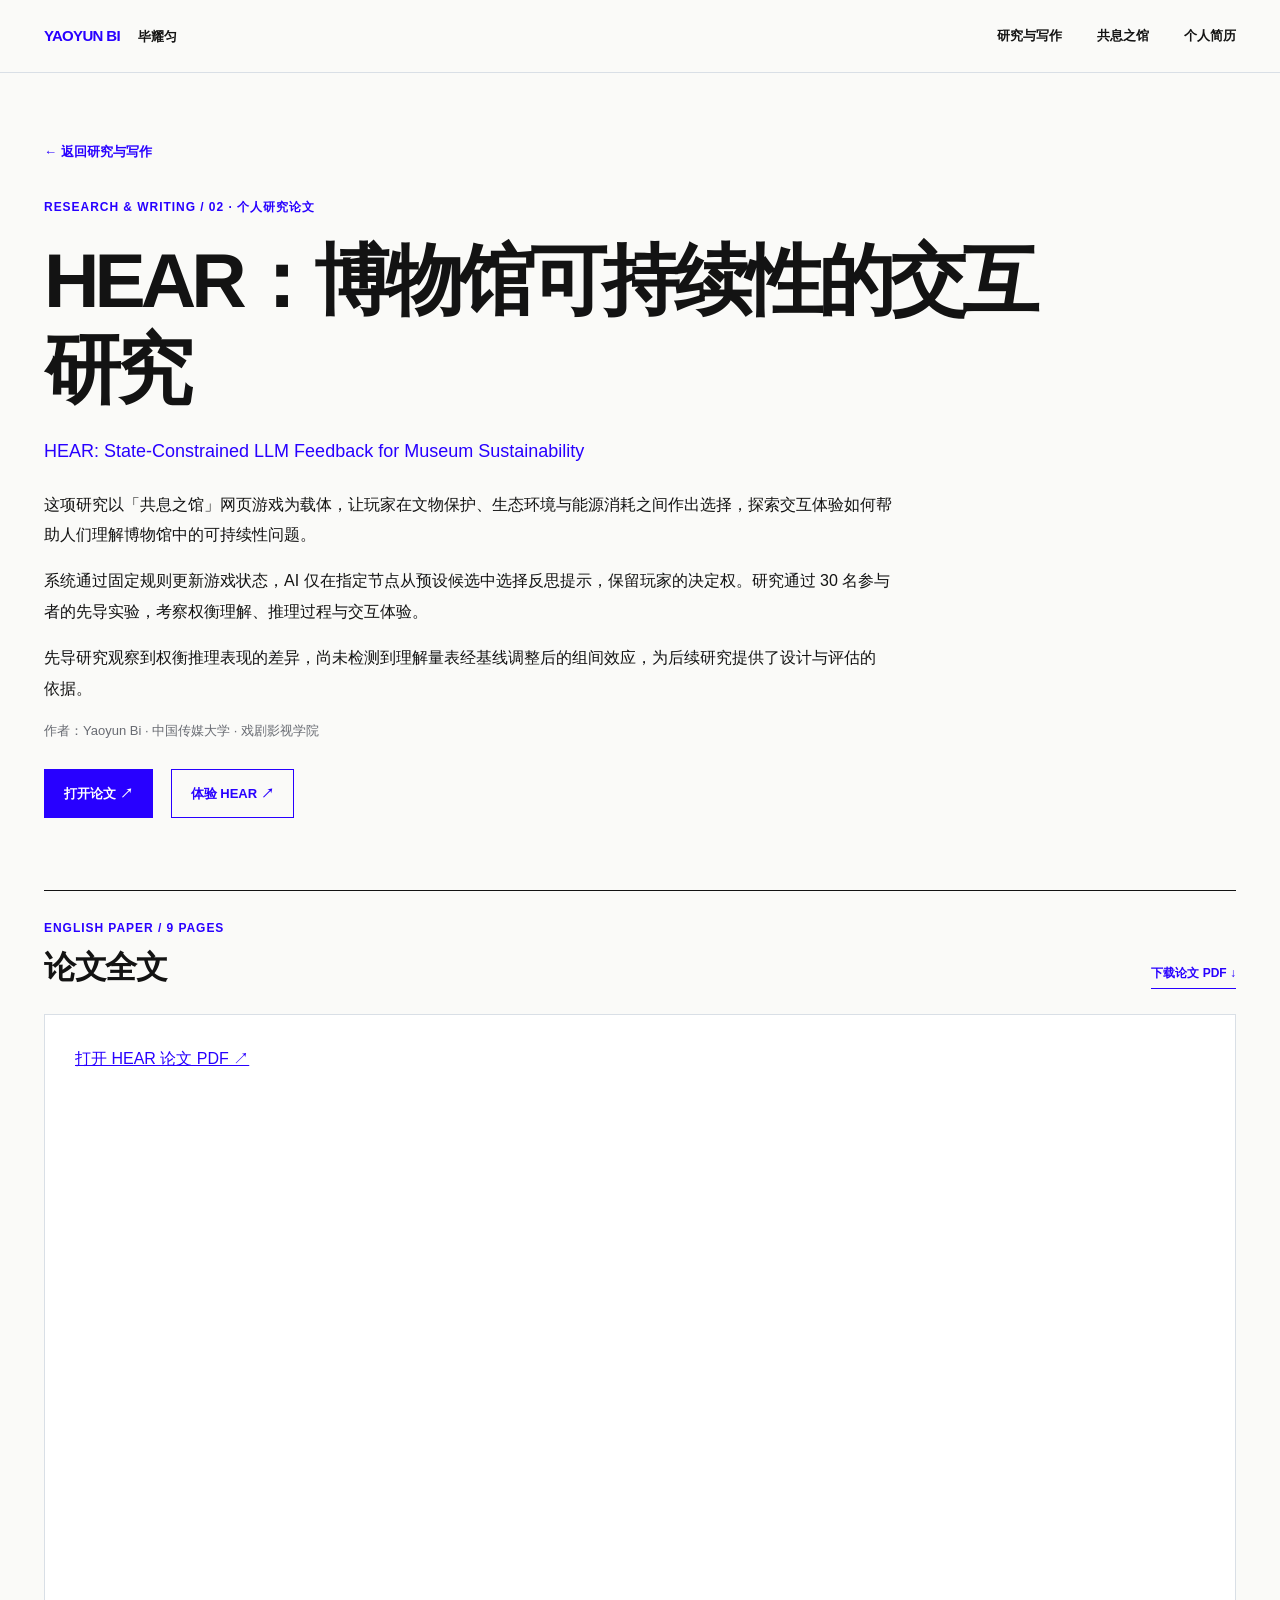
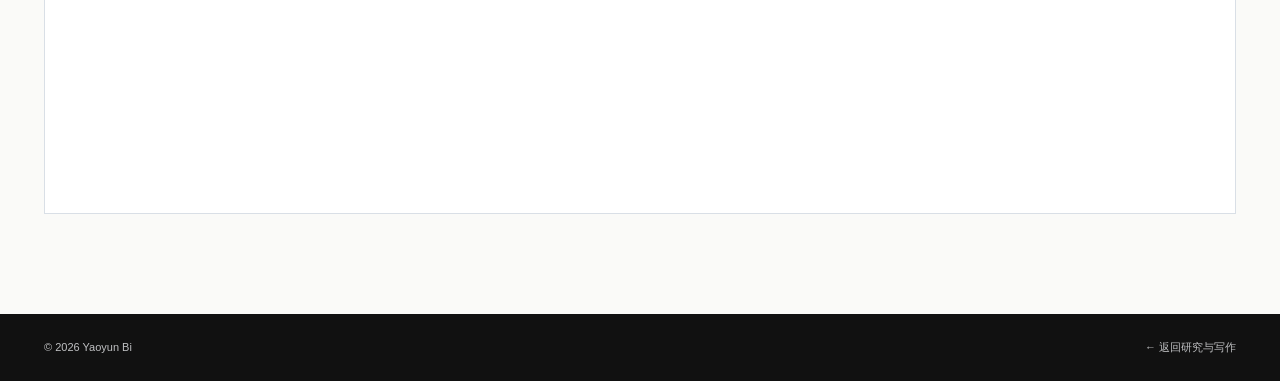
<file: hear-paper.html>
<!doctype html>
<html lang="zh-CN">
<head>
  <meta charset="utf-8">
  <meta name="viewport" content="width=device-width, initial-scale=1">
  <meta name="description" content="毕耀匀的 HEAR 研究论文：博物馆可持续性、游戏中的权衡与受状态约束的 LLM 反思反馈。">
  <meta name="theme-color" content="#f3faff">
  <title>HEAR · 博物馆可持续性的交互研究 — 毕耀匀</title>
  <link rel="icon" href="assets/favicon.svg" type="image/svg+xml">
  <link rel="stylesheet" href="styles.css">
  <link rel="stylesheet" href="research.css">
  <script src="script.js" defer></script>
</head>
<body>
<a class="skip-link" href="#main">跳转到主要内容</a>
<header class="site-header"><div class="shell header-inner">
  <a class="brand" href="index.html"><span>YAOYUN BI</span><span class="brand-chinese">毕耀匀</span></a>
  <button class="menu-toggle" type="button" aria-expanded="false" aria-controls="primary-nav" aria-label="打开导航菜单"><span></span><span></span></button>
  <nav id="primary-nav" class="primary-nav" aria-label="主导航"><a href="index.html#research">研究与写作</a><a href="index.html#hear">共息之馆</a><a href="resume.html">个人简历</a></nav>
</div></header>
<main id="main" class="shell research-main">
  <div class="research-hero">
    <a class="research-back" href="index.html#research">← 返回研究与写作</a>
    <p class="section-index">RESEARCH & WRITING / 02 · 个人研究论文</p>
    <h1>HEAR：博物馆可持续性的交互研究</h1>
    <p class="paper-subtitle" lang="en">HEAR: State-Constrained LLM Feedback for Museum Sustainability</p>
    <div class="paper-introduction">
      <p>这项研究以「共息之馆」网页游戏为载体，让玩家在文物保护、生态环境与能源消耗之间作出选择，探索交互体验如何帮助人们理解博物馆中的可持续性问题。</p>
      <p>系统通过固定规则更新游戏状态，AI 仅在指定节点从预设候选中选择反思提示，保留玩家的决定权。研究通过 30 名参与者的先导实验，考察权衡理解、推理过程与交互体验。</p>
      <p>先导研究观察到权衡推理表现的差异，尚未检测到理解量表经基线调整后的组间效应，为后续研究提供了设计与评估的依据。</p>
    </div>
    <p class="research-credits">作者：Yaoyun Bi · 中国传媒大学 · 戏剧影视学院</p>
    <div class="paper-actions"><a class="button button-primary" href="assets/research/hear-paper.pdf" target="_blank" rel="noopener">打开论文 ↗</a><a class="button button-outline" href="https://outside-inside-hear.outside-inside-hear.workers.dev/?pid=ART-I03&amp;condition=intervention" target="_blank" rel="noopener">体验 HEAR ↗</a></div>
  </div>
  <section class="reading-section paper-reading" aria-labelledby="paper-title">
    <div class="reading-heading"><div><p class="section-index">ENGLISH PAPER / 9 PAGES</p><h2 id="paper-title">论文全文</h2></div><a class="quiet-link" href="assets/research/hear-paper.pdf" download>下载论文 PDF ↓</a></div>
    <object class="pdf-reader" data="assets/research/hear-paper.pdf#view=FitH" type="application/pdf" aria-label="HEAR 论文全文 PDF"><p><a href="assets/research/hear-paper.pdf" target="_blank" rel="noopener">打开 HEAR 论文 PDF ↗</a></p></object>
  </section>
</main>
<footer class="site-footer"><div class="shell"><span>© <span id="year">2026</span> Yaoyun Bi</span><a href="index.html#research">← 返回研究与写作</a></div></footer>
</body>
</html>
</file>
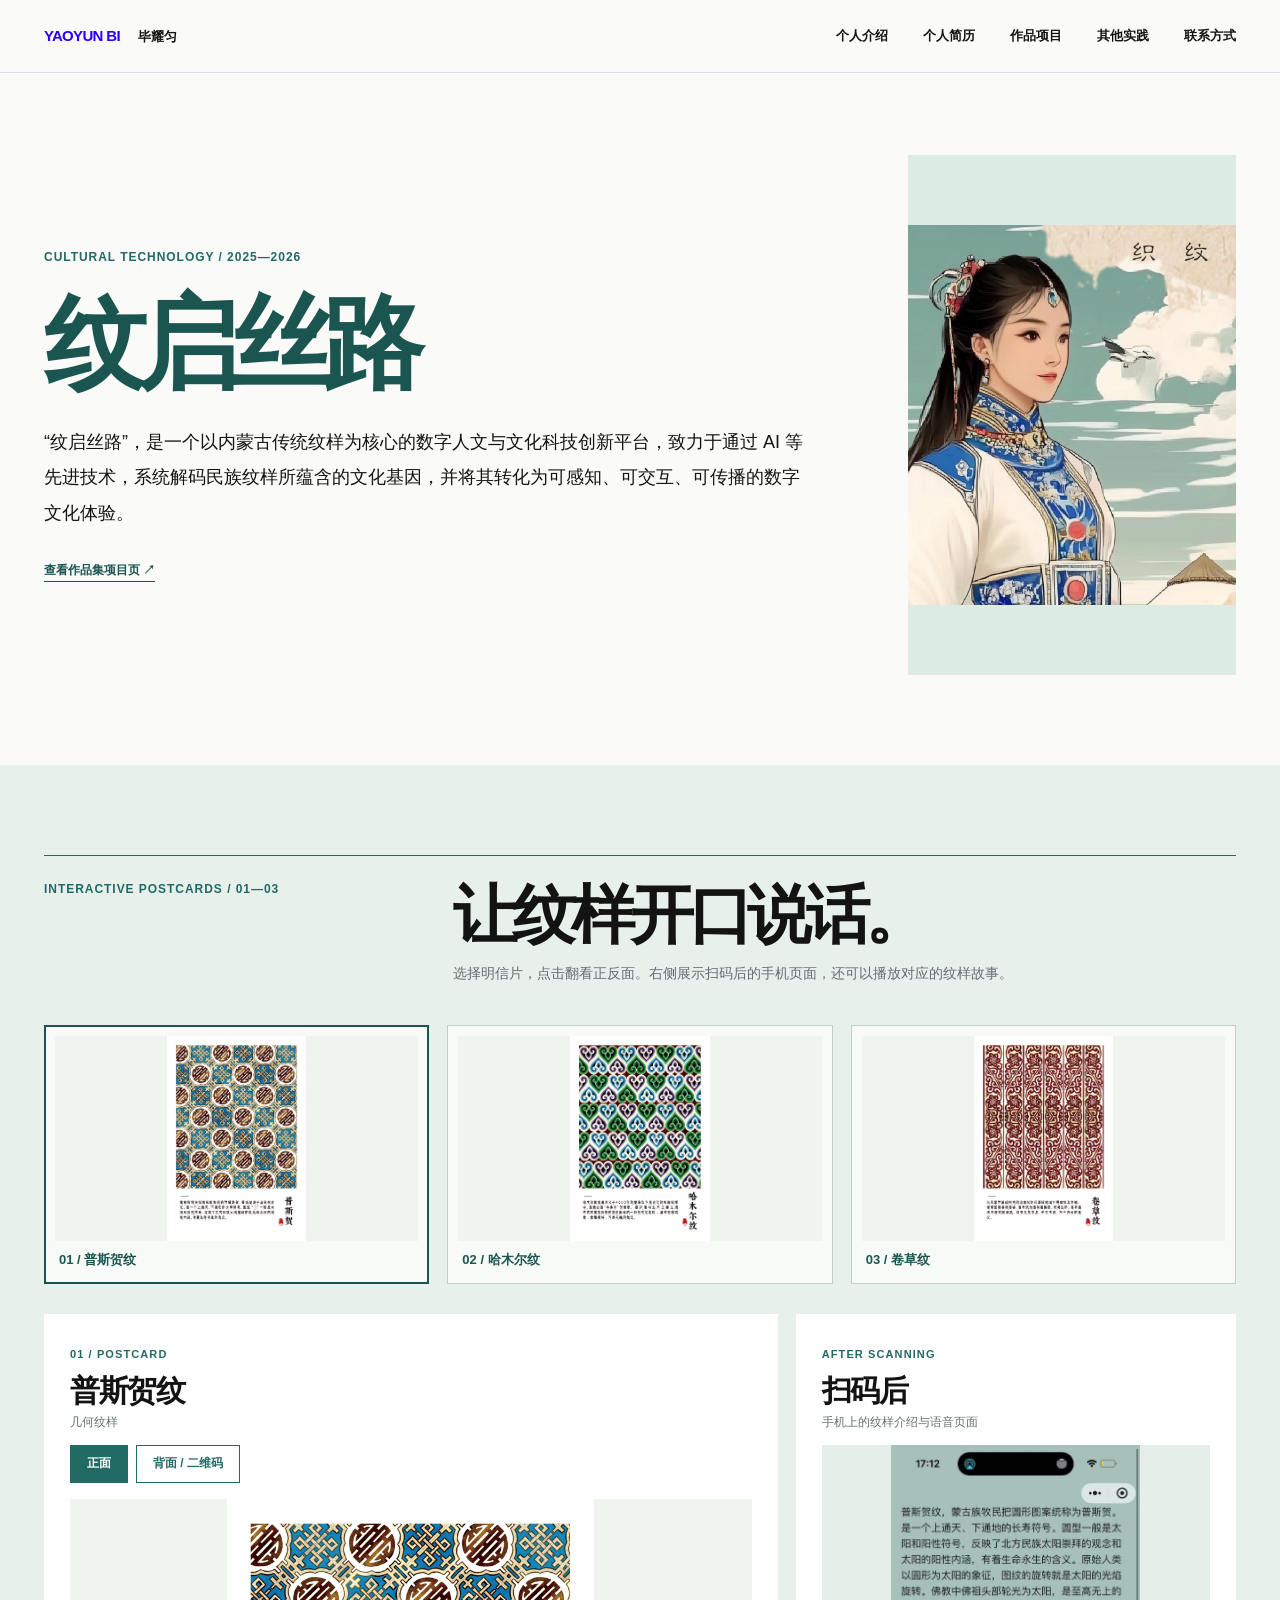
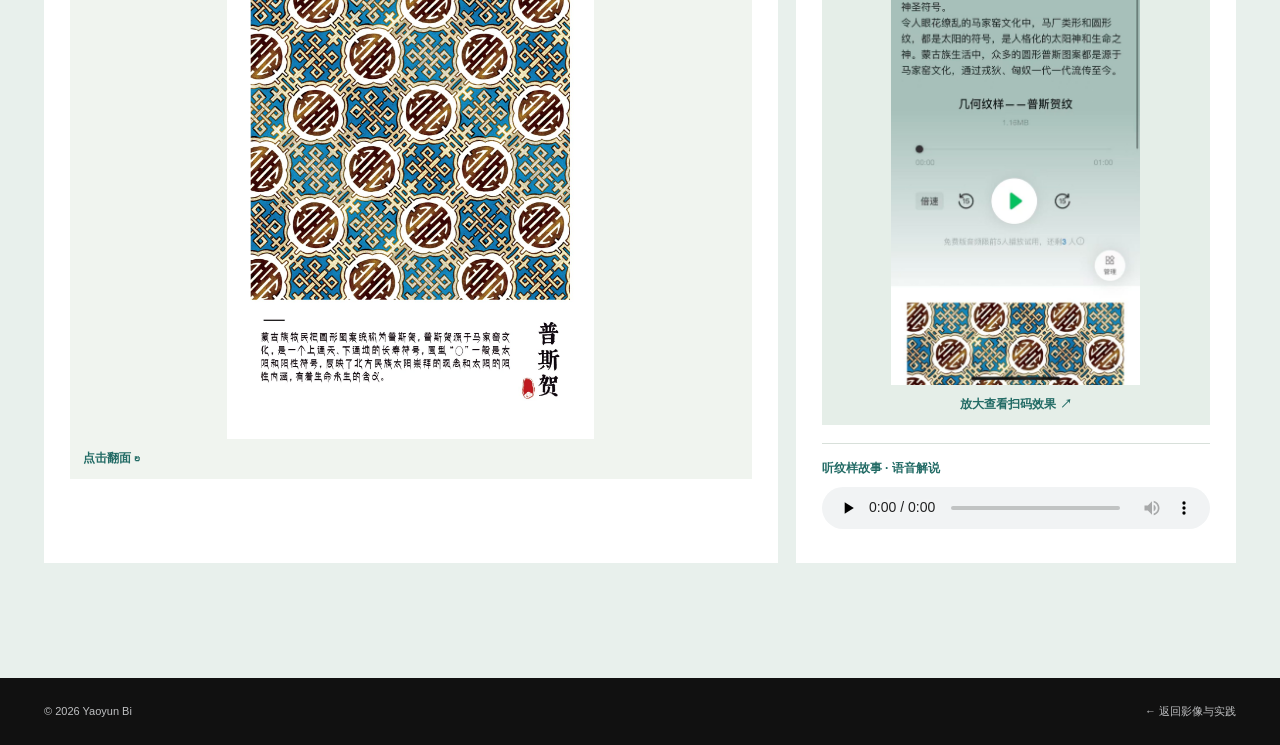
<file: patterns.html>
<!doctype html>
<html lang="zh-CN"><head><meta charset="utf-8"><meta name="viewport" content="width=device-width, initial-scale=1"><meta name="description" content="纹启丝路：内蒙古传统纹样的数字文化体验与交互明信片。"><title>纹启丝路 · 交互明信片 — 毕耀匀</title><link rel="icon" href="assets/favicon.svg" type="image/svg+xml"><link rel="stylesheet" href="styles.css"><link rel="stylesheet" href="patterns.css"><script src="script.js" defer></script><script src="patterns.js" defer></script></head>
<body><a class="skip-link" href="#main">跳转到内容</a><header class="site-header"><div class="shell header-inner"><a class="brand" href="index.html"><span>YAOYUN BI</span><span class="brand-chinese">毕耀匀</span></a><button class="menu-toggle" type="button" aria-expanded="false" aria-controls="primary-nav" aria-label="打开导航菜单"><span></span><span></span></button><nav id="primary-nav" class="primary-nav" aria-label="主导航"><a href="index.html#top">个人介绍</a><a href="resume.html">个人简历</a><a href="index.html#projects">作品项目</a><a href="index.html#film">其他实践</a><a href="index.html#contact">联系方式</a></nav></div></header>
<main id="main">
<section class="patterns-hero shell"><div><p class="section-index">CULTURAL TECHNOLOGY / 2025—2026</p><h1>纹启丝路</h1><p class="patterns-lead">“纹启丝路”，是一个以内蒙古传统纹样为核心的数字人文与文化科技创新平台，致力于通过 AI 等先进技术，系统解码民族纹样所蕴含的文化基因，并将其转化为可感知、可交互、可传播的数字文化体验。</p><a class="quiet-link" href="portfolio.html#page=20">查看作品集项目页 ↗</a></div><img src="assets/projects/patterns.jpg" alt="纹启丝路视觉作品"></section>
<section class="postcard-section"><div class="shell"><div class="section-head"><p class="section-index">INTERACTIVE POSTCARDS / 01—03</p><div><h2>让纹样开口说话。</h2><p>选择明信片，点击翻看正反面。右侧展示扫码后的手机页面，还可以播放对应的纹样故事。</p></div></div>
<div class="postcard-picker" role="group" aria-label="选择纹样明信片"><button class="postcard-choice is-active" type="button" data-pattern="pushe" aria-pressed="true"><img src="assets/patterns/pushe-front.jpg" alt=""><span>01 / 普斯贺纹</span></button><button class="postcard-choice" type="button" data-pattern="hamuer" aria-pressed="false"><img src="assets/patterns/hamuer-front.jpg" alt=""><span>02 / 哈木尔纹</span></button><button class="postcard-choice" type="button" data-pattern="juancao" aria-pressed="false"><img src="assets/patterns/juancao-front.jpg" alt=""><span>03 / 卷草纹</span></button></div>
<div class="postcard-stage"><div class="postcard-view"><div class="postcard-stage-head"><span id="pattern-count">01 / POSTCARD</span><h3 id="pattern-title">普斯贺纹</h3><p id="pattern-type">几何纹样</p></div><div class="postcard-controls" role="group" aria-label="切换明信片正反面"><button id="show-front" type="button" class="is-active" aria-pressed="true">正面</button><button id="show-back" type="button" aria-pressed="false">背面 / 二维码</button></div><button id="postcard-flip" class="postcard-image-button" type="button" aria-label="点击翻转明信片"><img id="postcard-image" src="assets/patterns/pushe-front.jpg" alt="普斯贺纹明信片正面"><span>点击翻面 ↻</span></button></div>
<div class="scan-view"><div class="postcard-stage-head"><span>AFTER SCANNING</span><h3>扫码后</h3><p>手机上的纹样介绍与语音页面</p></div><a id="scan-link" class="scan-image-link" href="assets/patterns/pushe-scan.jpg" target="_blank" rel="noopener"><img id="scan-image" src="assets/patterns/pushe-scan.jpg" alt="普斯贺纹扫码后的手机效果"><span>放大查看扫码效果 ↗</span></a><div class="pattern-audio"><span>听纹样故事 · 语音解说</span><audio id="pattern-audio" controls preload="none" src="assets/patterns/pushe-narration.mp3">你的浏览器不支持音频播放。</audio></div></div></div>
</div></section>
</main><footer class="site-footer"><div class="shell"><span>© <span id="year">2026</span> Yaoyun Bi</span><a href="index.html#film">← 返回影像与实践</a></div></footer></body></html>
</file>
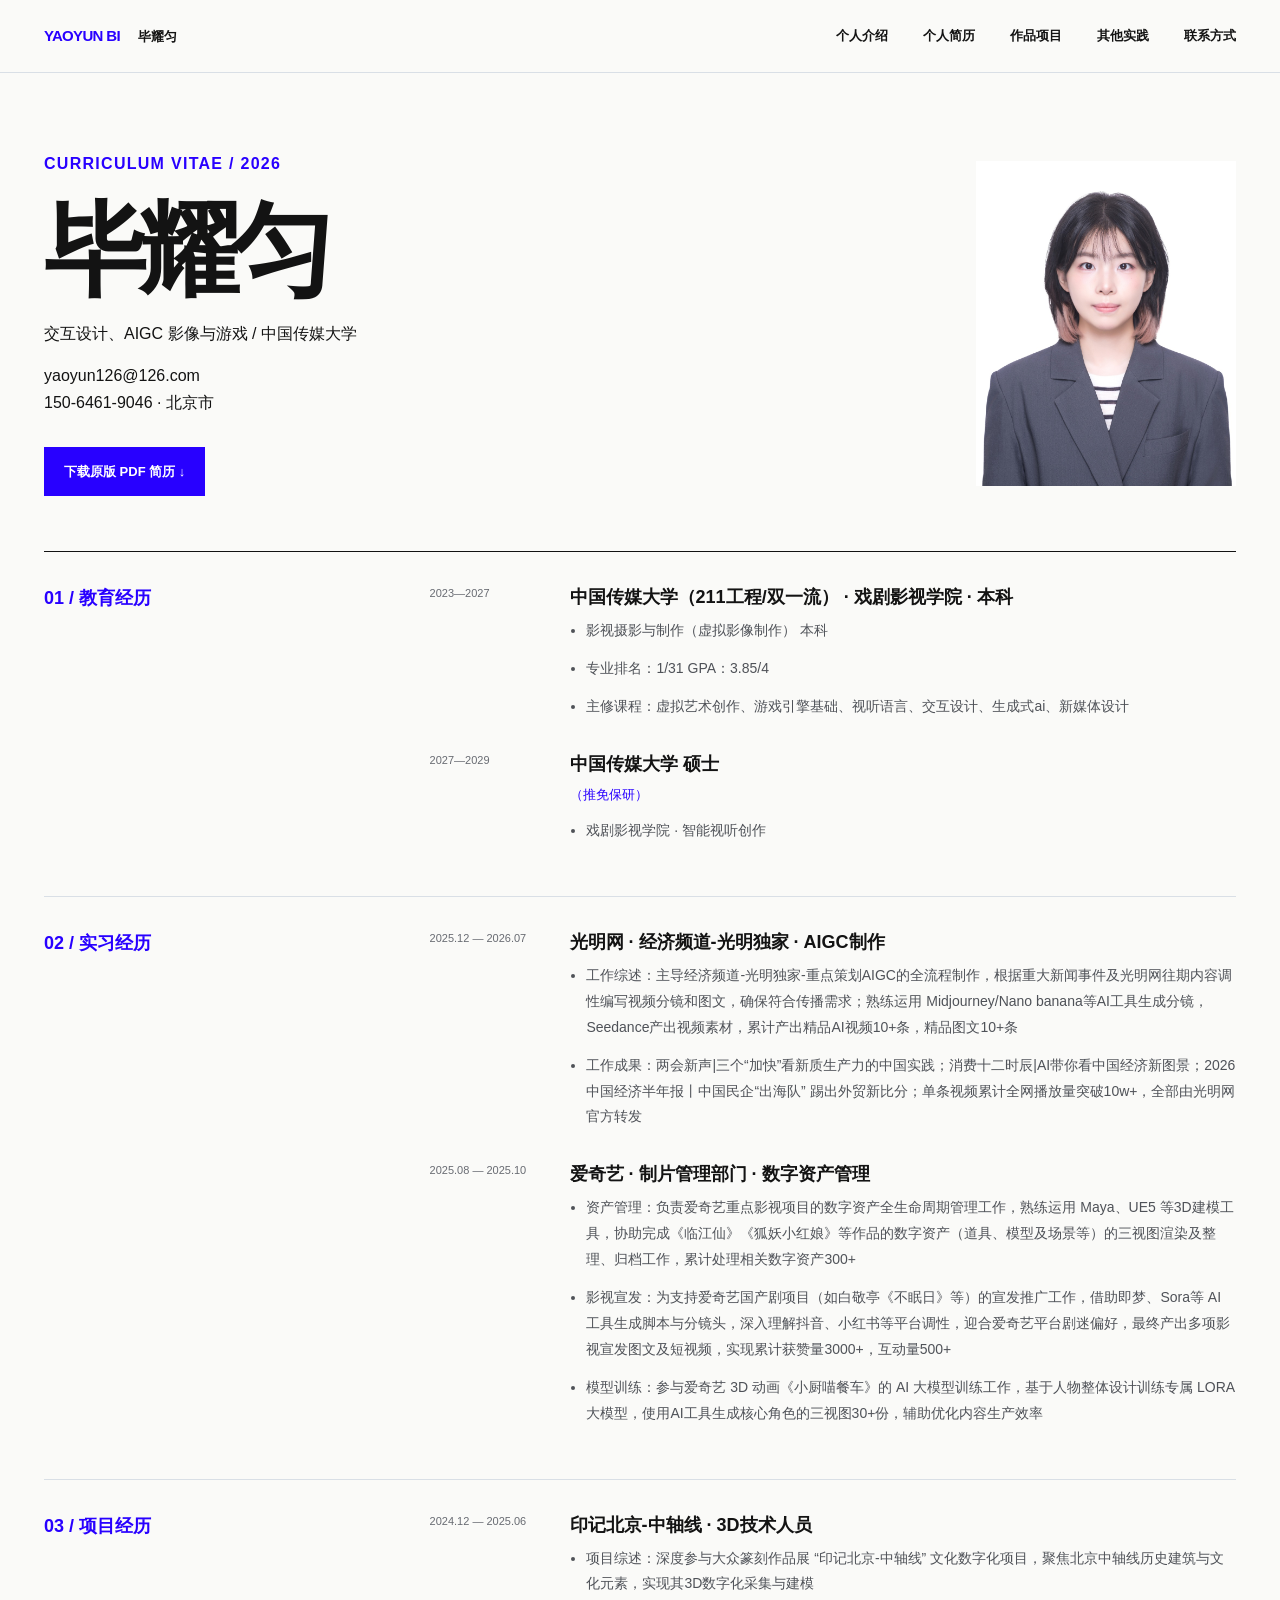
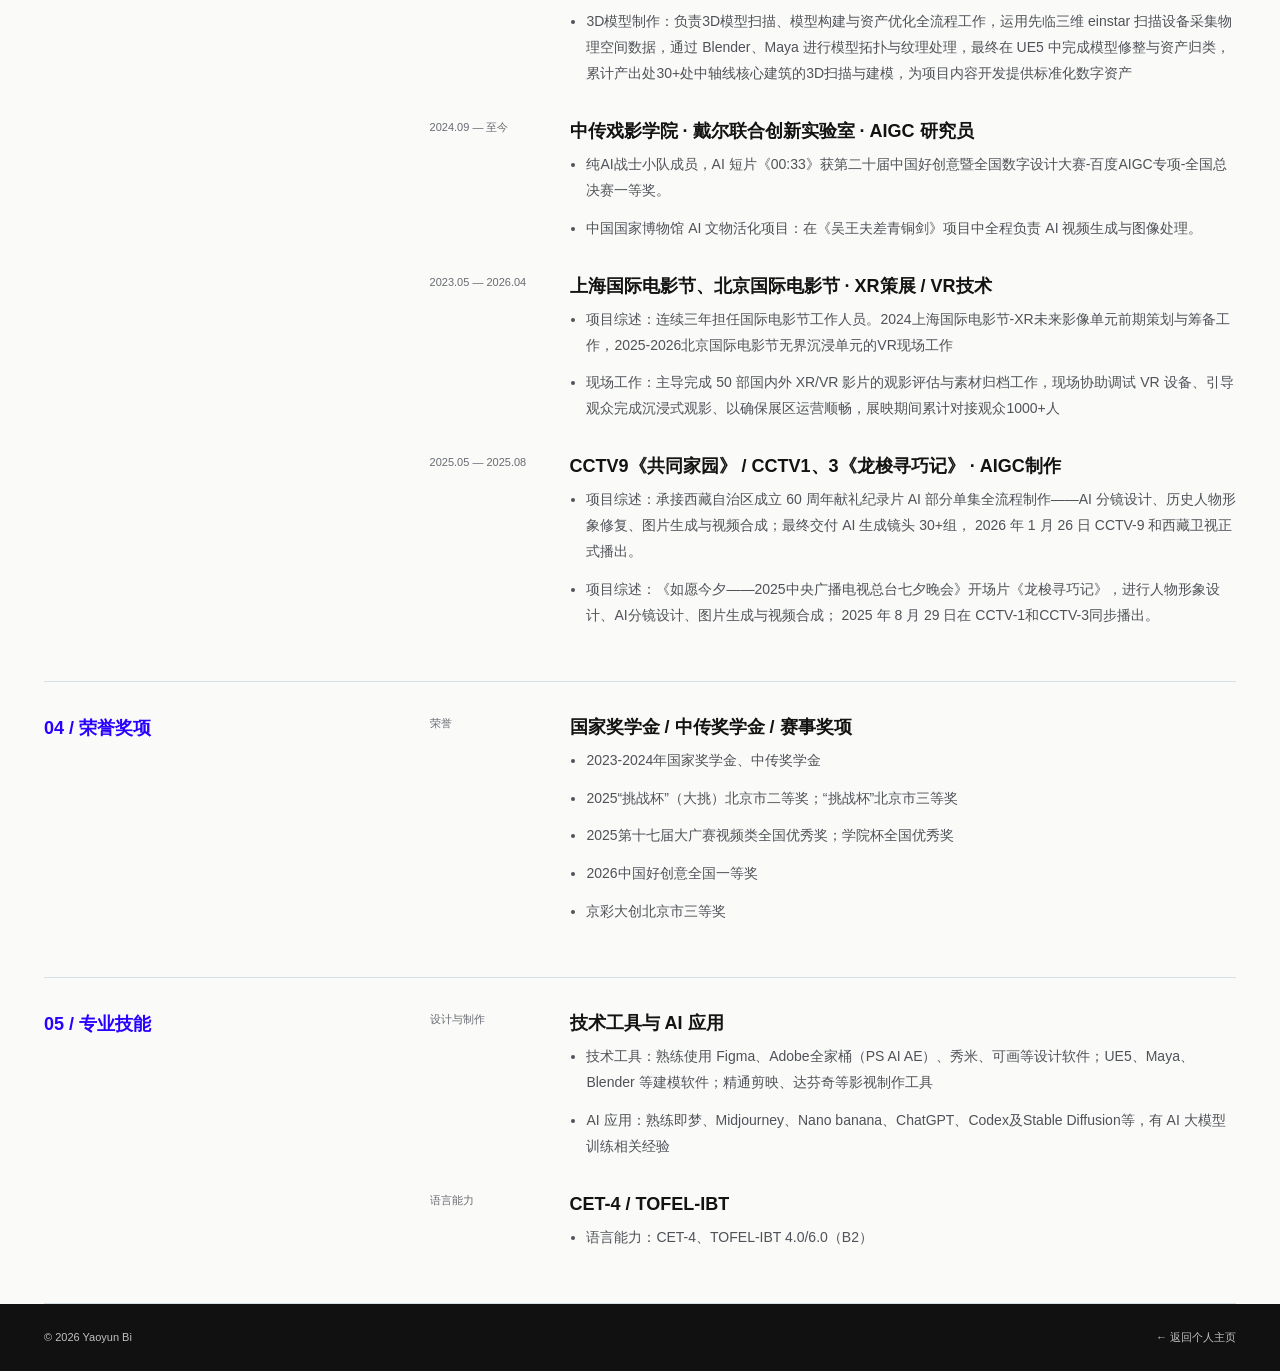
<file: resume.html>
<!doctype html>
<html lang="zh-CN"><head><meta charset="utf-8"><meta name="viewport" content="width=device-width, initial-scale=1"><meta name="description" content="毕耀匀的完整个人简历：教育、实习、项目与荣誉。"><title>个人简历 — 毕耀匀 Yaoyun Bi</title><link rel="icon" href="assets/favicon.svg" type="image/svg+xml"><link rel="stylesheet" href="styles.css"><script src="script.js" defer></script></head>
<body><a class="skip-link" href="#main">跳转到简历内容</a><header class="site-header"><div class="shell header-inner"><a class="brand" href="index.html"><span>YAOYUN BI</span><span class="brand-chinese">毕耀匀</span></a><button class="menu-toggle" type="button" aria-expanded="false" aria-controls="primary-nav" aria-label="打开导航菜单"><span></span><span></span></button><nav id="primary-nav" class="primary-nav" aria-label="主导航"><a href="index.html#top">个人介绍</a><a href="resume.html">个人简历</a><a href="index.html#projects">作品项目</a><a href="index.html#film">其他实践</a><a href="index.html#contact">联系方式</a></nav></div></header>
<main id="main" class="shell"><section class="resume-page-hero"><div class="resume-page-copy"><p class="section-index">CURRICULUM VITAE / 2026</p><h1>毕耀匀</h1><p>交互设计、AIGC 影像与游戏 / 中国传媒大学</p><p><a href="mailto:yaoyun126@126.com">yaoyun126@126.com</a><br><a href="tel:15064619046">150-6461-9046</a> · 北京市</p><a class="button button-primary" href="assets/Yaoyun_Bi_Resume.pdf" download>下载原版 PDF 简历 ↓</a></div><figure class="cv-portrait"><img src="assets/portrait-retouched-copy.jpg" alt="毕耀匀的精修证件照" fetchpriority="high"></figure></section>
<section class="cv-section"><h2>01 / 教育经历</h2><div class="cv-items"><article class="cv-item"><time>2023—2027</time><div><h3>中国传媒大学（211工程/双一流） · 戏剧影视学院 · 本科</h3><ul><li>影视摄影与制作（虚拟影像制作） 本科</li><li>专业排名：1/31 GPA：3.85/4</li><li>主修课程：虚拟艺术创作、游戏引擎基础、视听语言、交互设计、生成式ai、新媒体设计</li></ul></div></article><article class="cv-item"><time>2027—2029</time><div><h3>中国传媒大学 硕士</h3><p class="admission-note">（推免保研）</p><ul><li>戏剧影视学院 · 智能视听创作</li></ul></div></article></div></section>
<section class="cv-section"><h2>02 / 实习经历</h2><div class="cv-items"><article class="cv-item"><time>2025.12 — 2026.07</time><div><h3>光明网 · 经济频道-光明独家 · AIGC制作</h3><ul><li>工作综述：主导经济频道-光明独家-重点策划AIGC的全流程制作，根据重大新闻事件及光明网往期内容调性编写视频分镜和图文，确保符合传播需求；熟练运用 Midjourney/Nano banana等AI工具生成分镜，Seedance产出视频素材，累计产出精品AI视频10+条，精品图文10+条</li><li>工作成果：两会新声|三个“加快”看新质生产力的中国实践；消费十二时辰|AI带你看中国经济新图景；2026中国经济半年报丨中国民企“出海队” 踢出外贸新比分；单条视频累计全网播放量突破10w+，全部由光明网官方转发</li></ul></div></article><article class="cv-item"><time>2025.08 — 2025.10</time><div><h3>爱奇艺 · 制片管理部门 · 数字资产管理</h3><ul><li>资产管理：负责爱奇艺重点影视项目的数字资产全生命周期管理工作，熟练运用 Maya、UE5 等3D建模工具，协助完成《临江仙》《狐妖小红娘》等作品的数字资产（道具、模型及场景等）的三视图渲染及整理、归档工作，累计处理相关数字资产300+</li><li>影视宣发：为支持爱奇艺国产剧项目（如白敬亭《不眠日》等）的宣发推广工作，借助即梦、Sora等 AI 工具生成脚本与分镜头，深入理解抖音、小红书等平台调性，迎合爱奇艺平台剧迷偏好，最终产出多项影视宣发图文及短视频，实现累计获赞量3000+，互动量500+</li><li>模型训练：参与爱奇艺 3D 动画《小厨喵餐车》的 AI 大模型训练工作，基于人物整体设计训练专属 LORA 大模型，使用AI工具生成核心角色的三视图30+份，辅助优化内容生产效率</li></ul></div></article></div></section>
<section class="cv-section"><h2>03 / 项目经历</h2><div class="cv-items"><article class="cv-item"><time>2024.12 — 2025.06</time><div><h3>印记北京-中轴线 · 3D技术人员</h3><ul><li>项目综述：深度参与大众篆刻作品展 “印记北京-中轴线” 文化数字化项目，聚焦北京中轴线历史建筑与文化元素，实现其3D数字化采集与建模</li><li>3D模型制作：负责3D模型扫描、模型构建与资产优化全流程工作，运用先临三维 einstar 扫描设备采集物理空间数据，通过 Blender、Maya 进行模型拓扑与纹理处理，最终在 UE5 中完成模型修整与资产归类，累计产出处30+处中轴线核心建筑的3D扫描与建模，为项目内容开发提供标准化数字资产</li></ul></div></article><article class="cv-item"><time>2024.09 — 至今</time><div><h3>中传戏影学院 · 戴尔联合创新实验室 · AIGC 研究员</h3><ul><li>纯AI战士小队成员，AI 短片《00:33》获第二十届中国好创意暨全国数字设计大赛-百度AIGC专项-全国总决赛一等奖。</li><li>中国国家博物馆 AI 文物活化项目：在《吴王夫差青铜剑》项目中全程负责 AI 视频生成与图像处理。</li></ul></div></article><article class="cv-item"><time>2023.05 — 2026.04</time><div><h3>上海国际电影节、北京国际电影节 · XR策展 / VR技术</h3><ul><li>项目综述：连续三年担任国际电影节工作人员。2024上海国际电影节-XR未来影像单元前期策划与筹备工作，2025-2026北京国际电影节无界沉浸单元的VR现场工作</li><li>现场工作：主导完成 50 部国内外 XR/VR 影片的观影评估与素材归档工作，现场协助调试 VR 设备、引导观众完成沉浸式观影、以确保展区运营顺畅，展映期间累计对接观众1000+人</li></ul></div></article><article class="cv-item"><time>2025.05 — 2025.08</time><div><h3>CCTV9《共同家园》 / CCTV1、3《龙梭寻巧记》 · AIGC制作</h3><ul><li>项目综述：承接西藏自治区成立 60 周年献礼纪录片 AI 部分单集全流程制作——AI 分镜设计、历史人物形象修复、图片生成与视频合成；最终交付 AI 生成镜头 30+组， 2026 年 1 月 26 日 CCTV-9 和西藏卫视正式播出。</li><li>项目综述：《如愿今夕——2025中央广播电视总台七夕晚会》开场片《龙梭寻巧记》，进行人物形象设计、AI分镜设计、图片生成与视频合成； 2025 年 8 月 29 日在 CCTV-1和CCTV-3同步播出。</li></ul></div></article></div></section>
<section class="cv-section"><h2>04 / 荣誉奖项</h2><div class="cv-items"><article class="cv-item"><time>荣誉</time><div><h3>国家奖学金 / 中传奖学金 / 赛事奖项</h3><ul><li>2023-2024年国家奖学金、中传奖学金</li><li>2025“挑战杯”（大挑）北京市二等奖；“挑战杯”北京市三等奖</li><li>2025第十七届大广赛视频类全国优秀奖；学院杯全国优秀奖</li><li>2026中国好创意全国一等奖</li><li>京彩大创北京市三等奖</li></ul></div></article></div></section>
<section class="cv-section"><h2>05 / 专业技能</h2><div class="cv-items"><article class="cv-item"><time>设计与制作</time><div><h3>技术工具与 AI 应用</h3><ul><li>技术工具：熟练使用 Figma、Adobe全家桶（PS AI AE）、秀米、可画等设计软件；UE5、Maya、Blender 等建模软件；精通剪映、达芬奇等影视制作工具</li><li>AI 应用：熟练即梦、Midjourney、Nano banana、ChatGPT、Codex及Stable Diffusion等，有 AI 大模型训练相关经验</li></ul></div></article><article class="cv-item"><time>语言能力</time><div><h3>CET-4 / TOFEL-IBT</h3><ul><li>语言能力：CET-4、TOFEL-IBT 4.0/6.0（B2）</li></ul></div></article></div></section>
</main><footer class="site-footer"><div class="shell"><span>© <span id="year">2026</span> Yaoyun Bi</span><a href="index.html#resume">← 返回个人主页</a></div></footer></body></html>
</file>
<file: styles.css>
:root{--blue:#2800ff;--blue2:#003bdc;--ice:#f3faff;--paper:#fafaf8;--ink:#131313;--gray:#686b72;--line:#d9dfe6;--green:#293b20;--lime:#c0f000;--pink:#fb236b;--max:1440px}
*,*::before,*::after{box-sizing:border-box}
html{scroll-behavior:smooth;scroll-padding-top:82px}
body{margin:0;background:var(--paper);color:var(--ink);font:16px/1.65 -apple-system,BlinkMacSystemFont,"Helvetica Neue","PingFang SC","Microsoft YaHei",sans-serif}
body.no-scroll{overflow:hidden}
button{font:inherit}img{max-width:100%;display:block}a{color:inherit;text-decoration:none}
:focus-visible{outline:3px solid var(--blue);outline-offset:4px}
::selection{background:#dbe3ff;color:var(--blue)}
.shell{width:min(calc(100% - 88px),var(--max));margin-inline:auto}
.skip-link{position:fixed;left:20px;top:-80px;z-index:200;background:var(--blue);color:#fff;padding:10px 16px}.skip-link:focus{top:15px}
.site-header{position:sticky;top:0;z-index:30;background:rgba(250,250,248,.95);border-bottom:1px solid var(--line);backdrop-filter:blur(16px)}
.header-inner{height:72px;display:flex;align-items:center;justify-content:space-between;gap:24px}
.brand{display:flex;align-items:baseline;gap:18px;font-size:15px;font-weight:850;letter-spacing:-.045em;color:var(--blue)}
.brand-chinese{color:var(--ink);font-size:13px;letter-spacing:0;font-weight:600}
.primary-nav{display:flex;gap:35px;font-size:13px;font-weight:650}.primary-nav a{border-bottom:1px solid transparent}.primary-nav a:hover{color:var(--blue);border-color:var(--blue)}
.menu-toggle{display:none;border:0;background:none;padding:8px}.menu-toggle span{display:block;width:24px;height:2px;background:var(--ink);margin:5px}
.hero{display:grid;grid-template-columns:minmax(0,1.1fr) minmax(300px,.7fr);gap:8vw;align-items:center;padding-top:84px;padding-bottom:106px;min-height:680px}
.eyebrow,.section-index{font-size:12px;font-weight:760;letter-spacing:.08em;color:var(--blue);margin:0}.eyebrow{display:flex;justify-content:space-between;max-width:600px;padding-bottom:13px;border-bottom:1px solid var(--blue)}.eyebrow span{font-weight:600}
.hero h1{font-size:clamp(76px,9vw,152px);letter-spacing:-.10em;line-height:1;margin:30px 0 25px;font-weight:790}.hero h1 span{display:block;color:var(--blue);font-size:.32em;letter-spacing:-.04em;margin-top:15px;font-weight:730}
.hero-position{font-size:20px;font-weight:750;margin:0 0 10px}.hero-intro{font-size:17px;line-height:1.8;max-width:550px;margin:0 0 24px;text-wrap:pretty}.hero-school{font-size:12px;color:var(--gray);padding-left:14px;border-left:2px solid var(--blue);margin:0 0 26px}
.hero-actions{display:flex;gap:10px;flex-wrap:wrap}.button{display:inline-flex;align-items:center;justify-content:space-between;gap:24px;min-height:49px;border:1px solid var(--blue);padding:10px 19px;font-size:13px;font-weight:750;transition:background .2s,color .2s}.button-primary{background:var(--blue);color:#fff}.button-primary:hover{background:#18009e}.button-outline{color:var(--blue);background:transparent}.button-outline:hover{background:#e9edff}
.intro-replay{display:block;background:transparent;border:0;color:var(--gray);font-size:11px;padding:0;margin-top:23px;cursor:pointer;text-decoration:underline;text-underline-offset:3px}.intro-replay:hover{color:var(--blue)}
.hero-portrait{margin:0;align-self:stretch;display:flex;flex-direction:column;justify-content:center}.hero-portrait img{height:505px;width:100%;object-fit:cover;object-position:center 21%;filter:grayscale(9%)}.hero-portrait figcaption{display:flex;justify-content:space-between;font-size:10px;letter-spacing:.08em;color:var(--gray);border-bottom:1px solid var(--line);padding:10px 0}
.section-head{display:grid;grid-template-columns:1fr 2fr auto;gap:35px;align-items:start;border-top:1px solid var(--ink);padding-top:24px;margin-bottom:40px}.section-head h2{font-size:clamp(43px,5vw,72px);letter-spacing:-.08em;line-height:1.1;margin:0}.section-head>div>p{font-size:14px;color:var(--gray);margin:12px 0 0}.quiet-link{font-size:12px;color:var(--blue);font-weight:750;border-bottom:1px solid currentColor;padding-bottom:4px;white-space:nowrap}.quiet-link:hover{color:var(--ink)}
.project-section{background:#fff;padding:104px 0 125px}.featured-list{display:grid;gap:56px}.featured-project{border-top:1px solid var(--line);display:grid;grid-template-columns:1.2fr .8fr;gap:44px;padding-top:24px;align-items:start}.project-media{display:block;min-width:0;background:#edf1f5}.project-media img{display:block;width:100%;height:auto;object-fit:contain}.project-copy{display:flex;flex-direction:column;align-self:stretch;padding:10px 0}.project-num{font-size:11px;letter-spacing:.09em;font-weight:780;margin:0 0 22px;color:var(--blue)}.project-copy h3{font-size:clamp(33px,3.3vw,54px);line-height:1.18;letter-spacing:-.07em;margin:0 0 15px}.project-copy h3 span{display:block;font-size:.66em;letter-spacing:-.045em;color:var(--blue)}.project-copy>p:not(.project-num){font-size:14px;line-height:1.9;max-width:450px;margin:0}.project-bottom{display:flex;justify-content:space-between;align-items:end;gap:18px;border-top:1px solid var(--line);padding-top:15px;margin-top:auto;font-size:11px}.project-bottom>span{color:var(--gray)}.project-bottom a{font-weight:770;color:var(--blue);white-space:nowrap}.project-bottom div{display:flex;gap:18px;flex-wrap:wrap}
.green-project{color:var(--green)}.green-project .project-num,.green-project .project-copy h3 span,.green-project .project-bottom a{color:var(--green)}.green-project .project-bottom{border-color:#a7b897}.green-project .project-media{background:#e4edcc}.scent-project .project-num,.scent-project .project-copy h3 span,.scent-project .project-bottom a{color:#af1457}
.film-section{background:#edf5fa;padding:110px 0 115px}.film-grid{display:grid;grid-template-columns:repeat(3,minmax(0,1fr));gap:20px}.film-card{display:block;padding:0;border:0;background:#fff;color:var(--ink);text-align:left;cursor:pointer;min-width:0;transition:transform .25s}.film-card:hover{transform:translateY(-5px)}.film-card img{width:100%;height:260px;object-fit:contain;background:#e7e9ec}.film-meta{padding:19px 20px 22px;border-top:1px solid var(--line)}.film-meta>span:first-child{color:var(--gray);font-size:11px}.film-meta h3{font-size:24px;line-height:1.25;letter-spacing:-.05em;margin:8px 0 20px}.film-action{display:block;color:var(--blue);font-size:12px;font-weight:760}.film-grid .film-card:last-child{grid-column:1/-1;display:grid;grid-template-columns:2fr 1fr}.film-grid .film-card:last-child img{height:360px}.film-grid .film-card:last-child .film-meta{display:flex;flex-direction:column;justify-content:end;border-top:0;border-left:1px solid var(--line);padding:30px}.film-grid .film-card:last-child h3{font-size:clamp(30px,3vw,48px)}.film-note{font-size:12px;color:var(--gray);margin:22px 0 0}
.resume-section{padding-top:110px;padding-bottom:115px}.resume-layout{display:grid;grid-template-columns:.85fr 1.15fr;border-top:1px solid var(--line)}.resume-intro{background:#eaf3fb;padding:32px;display:flex;flex-direction:column;align-items:start;min-height:400px}.resume-years{font-size:clamp(57px,6vw,92px);line-height:.9;letter-spacing:-.08em;color:var(--blue);font-weight:800}.resume-intro p{font-size:15px;line-height:1.75;margin:auto 0 22px}.resume-intro .quiet-link{margin-top:16px}.resume-lines>div{display:grid;grid-template-columns:140px 1fr;gap:15px 20px;padding:26px 28px;border-bottom:1px solid var(--line)}.resume-lines span{font-size:11px;color:var(--blue);font-weight:800;letter-spacing:.05em}.resume-lines strong{font-size:21px;letter-spacing:-.04em;line-height:1.3}.resume-lines small{grid-column:2;color:var(--gray);font-size:12px}
.contact-section{padding:96px 0 110px;background:var(--blue);color:#fff}.contact-section p{font-size:12px;font-weight:700;letter-spacing:.07em;margin:0 0 20px}.contact-section h2{font-size:clamp(52px,6vw,90px);line-height:1.1;letter-spacing:-.08em;margin:0 0 28px}.contact-email{font-size:clamp(21px,2.6vw,36px);font-weight:680;border-bottom:1px solid #fff;padding-bottom:8px}.contact-links{display:flex;gap:25px;margin-top:52px;font-size:12px}.contact-links a:hover{text-decoration:underline}
.site-footer{background:#111;color:#bfc0c2}.site-footer .shell{min-height:67px;display:flex;align-items:center;justify-content:space-between;gap:20px;font-size:11px}.site-footer a:hover{color:#fff}
/* Portfolio-cover opening: same bold sans and pale blue as the supplied cover. */
.intro-screen[hidden],.video-dialog[hidden],.lightbox[hidden]{display:none}.intro-screen{position:fixed;inset:0;z-index:100;background:#f3faff;display:grid;place-items:center;overflow:hidden;transition:opacity .45s,visibility .45s}.intro-screen.is-exiting{opacity:0;visibility:hidden}.intro-cover{width:min(96vw,1780px);height:min(83vh,740px);min-height:430px;background:#f3faff;color:var(--blue);display:flex;flex-direction:column;justify-content:space-between;padding:24px 30px;position:relative}.cover-top,.cover-bottom{display:flex;justify-content:space-between;gap:20px;font-size:clamp(12px,1.4vw,25px);line-height:1;font-weight:850;letter-spacing:-.04em}.cover-center{height:65%;position:relative;display:grid;place-items:center}.cover-center img{position:absolute;height:56%;width:auto;aspect-ratio:289/314;object-fit:cover;top:41%;left:50%;transform:translateX(-50%)}.cover-center strong{z-index:1;position:relative;font-family:Arial,Helvetica,sans-serif;font-size:clamp(65px,12.5vw,235px);font-weight:900;letter-spacing:-.085em;line-height:1;white-space:nowrap;transform:translateY(-7%)}.intro-enter{position:absolute;bottom:12px;left:50%;transform:translateX(-50%);border:0;background:#fff;color:var(--blue);font-size:12px;font-weight:800;padding:10px 17px;cursor:pointer;box-shadow:0 4px 20px #2600ff18}.intro-enter:hover{background:var(--blue);color:#fff}
.video-dialog{position:fixed;inset:0;z-index:120;background:#08080beF;display:flex;flex-direction:column;justify-content:center;padding:30px max(30px,calc((100vw - 1180px)/2));color:#fff}.video-dialog-head{display:flex;justify-content:space-between;align-items:center;margin-bottom:15px}.video-dialog-head strong{font-size:20px}.video-dialog button{background:none;border:1px solid #fff;color:#fff;padding:7px 12px;cursor:pointer}.video-dialog video{width:100%;max-height:72vh;background:#000}.video-dialog p{font-size:11px;color:#ccc}.video-dialog a{text-decoration:underline}
/* Portfolio gallery */
.gallery-hero{padding:80px 0 55px;border-bottom:1px solid var(--line)}.gallery-hero h1{font-size:clamp(54px,7vw,90px);line-height:1.1;letter-spacing:-.075em;margin:20px 0}.gallery-hero p:last-of-type{max-width:730px;color:var(--gray)}.gallery-hero-links{display:flex;gap:25px}.gallery-section{padding:65px 0 0}.gallery-section:last-child{padding-bottom:105px}.gallery-section-head{display:flex;gap:22px;align-items:baseline;margin-bottom:22px}.gallery-section-head span{font-size:11px;color:var(--blue);font-weight:750}.gallery-section-head h2{font-size:30px;letter-spacing:-.05em;margin:0}.gallery-grid{display:grid;grid-template-columns:repeat(2,minmax(0,1fr));gap:19px}.page-card{padding:0;border:1px solid var(--line);background:#fff;text-align:left;cursor:pointer;transition:transform .2s}.page-card:hover{transform:translateY(-3px)}.page-card img{width:100%;height:250px;object-fit:contain;background:#e9edf2}.page-card-caption{display:flex;justify-content:space-between;gap:20px;padding:12px 15px;font-size:12px}.page-card-caption span{color:var(--blue)}.lightbox{position:fixed;inset:0;z-index:110;background:#08080bea;color:#fff;display:grid;grid-template-rows:55px minmax(0,1fr) 60px}.lightbox-top,.lightbox-bottom{display:flex;justify-content:space-between;align-items:center;padding:0 25px;gap:20px}.lightbox button{background:none;border:1px solid #777;color:#fff;padding:7px 13px;cursor:pointer}.lightbox-stage{display:flex;align-items:center;justify-content:center;padding:20px;overflow:auto}.lightbox-stage img{max-height:100%;max-width:100%;width:auto;height:auto}.lightbox-caption{font-size:12px}
/* Resume page */
.resume-page-hero{padding:78px 0 55px;border-bottom:1px solid var(--ink)}.resume-page-hero .section-index{margin-bottom:20px}.resume-page-hero h1{font-size:clamp(65px,8vw,110px);line-height:1.05;letter-spacing:-.08em;margin:0 0 12px}.resume-page-hero p{font-size:16px;max-width:600px}.resume-page-hero .button{margin-top:15px}.cv-section{display:grid;grid-template-columns:1fr 2.3fr;gap:35px;padding-top:32px;padding-bottom:45px;border-bottom:1px solid var(--line)}.cv-section h2{font-size:18px;margin:0;color:var(--blue)}.cv-items{display:grid;gap:24px}.cv-item{display:grid;grid-template-columns:120px 1fr;gap:20px}.cv-item time{font-size:11px;color:var(--gray)}.cv-item h3{font-size:18px;line-height:1.4;margin:0 0 5px}.cv-item p{font-size:13px;line-height:1.8;color:#4f5258;margin:0}.cv-item ul{margin:7px 0;padding-left:1.2em;font-size:13px;color:#4f5258;line-height:1.8}
@media(max-width:1050px){.featured-project{grid-template-columns:1fr;gap:20px}.project-copy{min-height:240px}.film-grid{grid-template-columns:repeat(2,minmax(0,1fr))}.film-grid .film-card:last-child{grid-template-columns:1.4fr 1fr}.section-head{grid-template-columns:1fr 2fr}.section-head .quiet-link{grid-column:2}}
@media(max-width:720px){.shell{width:min(calc(100% - 36px),var(--max))}.site-header .header-inner{height:62px}.menu-toggle{display:block;z-index:34}.primary-nav{display:none;position:absolute;top:62px;left:0;right:0;padding:12px 18px 22px;background:var(--paper);flex-direction:column;gap:0;box-shadow:0 15px 20px #0002}.menu-open .primary-nav{display:flex}.primary-nav a{padding:12px;border-bottom:1px solid var(--line)}.hero{grid-template-columns:1fr;min-height:0;padding-top:65px;padding-bottom:80px;gap:48px}.hero h1{font-size:76px}.hero-portrait{max-width:500px}.hero-portrait img{height:430px}.section-head{display:block}.section-head .section-index{margin-bottom:24px}.section-head .quiet-link{display:inline-block;margin-top:18px}.project-section,.film-section,.resume-section{padding-top:75px;padding-bottom:80px}.film-grid{grid-template-columns:1fr 1fr;gap:12px}.film-card img{height:210px}.resume-layout{grid-template-columns:1fr}.resume-intro{min-height:330px}.intro-cover{width:100vw;height:100vh;min-height:0;padding:24px 18px}.cover-center strong{font-size:clamp(58px,14vw,110px)}.cover-center img{height:42%;top:45%}.cover-top,.cover-bottom{font-size:12px}.cv-section{grid-template-columns:1fr;gap:22px}.cv-item{grid-template-columns:1fr;gap:2px}.gallery-grid{grid-template-columns:1fr}.lightbox-stage img{max-width:none;width:95vw;max-height:none}}
@media(max-width:490px){.hero h1{font-size:67px}.film-grid{grid-template-columns:1fr}.film-card img{height:auto;max-height:350px;object-fit:contain}.film-grid .film-card:last-child{display:block}.film-grid .film-card:last-child img{height:auto;max-height:350px}.film-grid .film-card:last-child .film-meta{display:block;border-left:0;border-top:1px solid var(--line);padding:19px 20px 22px}.film-grid .film-card:last-child h3{font-size:24px}.cover-center strong{font-size:14.4vw}.cover-top,.cover-bottom{font-size:10px}.intro-enter{bottom:80px}.resume-lines>div{grid-template-columns:1fr;gap:7px}.resume-lines small{grid-column:auto}.site-footer .shell{flex-wrap:wrap;padding-top:18px;padding-bottom:18px}.contact-email{font-size:21px}}
@media(prefers-reduced-motion:reduce){html{scroll-behavior:auto}*,*::before,*::after{transition:none!important;animation:none!important}}

.film-meta p{font-size:12px;line-height:1.6;color:var(--gray);margin:0 0 15px}


/* October revision: photographs, persistent directory, and project actions. */
.home-header .primary-nav,.home-header .menu-toggle{display:none}
.home-header .header-inner{height:68px}
.floating-directory{position:fixed;top:13px;right:44px;z-index:40;display:flex;align-items:center;gap:8px;max-width:calc(100vw - 300px)}
.directory-pointer{display:grid;place-items:center;flex:0 0 40px;width:40px;height:40px;border:1px solid #d6dced;border-radius:50%;background:#fff;color:var(--blue)}
.directory-pointer svg{width:21px;height:21px}
.directory-pills{display:flex;align-items:center;gap:5px;padding:5px;border:1px solid #d6dced;border-radius:999px;background:#ffffffed;box-shadow:0 3px 15px #1528540c}
.directory-pills a{display:flex;align-items:center;gap:8px;padding:7px 12px;border-radius:999px;font-size:12px;line-height:1.6;white-space:nowrap;color:#515563;transition:background .2s,color .2s}
.directory-pills a span{font-size:10px;opacity:.7}
.directory-pills a:hover{background:#e9e8ff;color:var(--blue)}
.directory-pills a[aria-current]{background:var(--blue);color:#fff}
.intro-active .floating-directory{visibility:hidden}
.portrait-gallery{width:100%;max-width:430px;justify-self:center;align-self:center;padding:28px 35px 0}
.photo-stack{position:relative;width:100%;aspect-ratio:4/5;isolation:isolate;touch-action:pan-y}
.photo-card{position:absolute;inset:0;width:100%;padding:8px;border:1px solid #e1e4e9;background:#fff;cursor:pointer;box-shadow:0 6px 18px #17294315;transform-origin:50% 90%;transition:transform .45s cubic-bezier(.2,.7,.3,1),box-shadow .3s}
.photo-card[data-depth="0"]{z-index:3;transform:rotate(-3deg)}
.photo-card[data-depth="1"]{z-index:2;transform:translate(24px,-8px) rotate(7deg);background:#e8ebff}
.photo-card[data-depth="2"]{z-index:1;transform:translate(-23px,-18px) rotate(-10deg);background:#eff8da}
.hero-portrait .photo-card img{display:block;width:100%;height:100%;aspect-ratio:4/5;object-fit:cover;filter:none;pointer-events:none}
.hero-portrait .photo-controls{display:flex;align-items:center;justify-content:space-between;gap:10px;border:0;padding:30px 0 0;font-size:11px;color:var(--gray);letter-spacing:.03em}
.photo-controls button{width:34px;height:34px;border:1px solid var(--line);border-radius:50%;background:#fff;color:var(--blue);cursor:pointer;font-size:18px}
.photo-controls button:hover{background:var(--blue);color:#fff}
.photo-hint{margin:9px 0 0;text-align:center;font-size:10px;color:var(--gray)}
.hear-project .project-bottom,.green-project .project-bottom{flex-wrap:wrap;gap:14px}
.featured-project .project-ctas{display:flex;align-items:center;gap:5px}
.featured-project .project-ctas a{display:inline-flex;align-items:center;justify-content:center;min-width:110px;min-height:44px;padding:11px 16px;font-size:14px;line-height:1.5}
.hear-project .project-ctas a{color:var(--blue)}
.hear-project .project-ctas .play-game{background:var(--blue);color:#fff}
.hear-project .project-ctas .play-game:hover{background:#1900b8}
.green-project .project-ctas .play-game{background:var(--lime);color:var(--green)}
.green-project .project-ctas .play-game:hover{background:#aedc00}
.featured-project .view-project:hover{text-decoration:underline;text-underline-offset:4px}
/* Only the HTML heading supplies WELCOME; the photo is a clean source crop. */
.cover-center{display:flex;flex-direction:column;justify-content:center;align-items:center;gap:14px;height:76%}
.cover-center strong{order:0;font-family:Arial,Helvetica,sans-serif;font-size:clamp(60px,12.8vw,220px);letter-spacing:0;line-height:1;transform:none;flex-shrink:0}
.cover-center img{order:1;position:static;transform:none;width:auto;height:clamp(120px,27vh,240px);aspect-ratio:954/1038;object-fit:contain;flex-shrink:0}
.video-dialog{overflow-y:auto}
.video-dialog .video-description{display:flex;align-items:start;justify-content:space-between;gap:28px;padding-top:15px}
.video-dialog .video-description p{margin:0;max-width:880px;font-size:14px;line-height:1.8;color:#e1e3e9}
.video-description a{flex-shrink:0;margin-top:3px;color:#aeb4c1;font-size:11px}
.contact-layout{display:grid;grid-template-columns:1fr 280px;gap:70px;align-items:center}
.wechat-card{margin:0;background:#fff;padding:12px 12px 16px;color:var(--ink)}
.wechat-card img{display:block;width:100%;height:auto}
.wechat-card figcaption{padding-top:9px;font-size:11px;text-align:center;color:#5e646b}
@media(max-width:1100px){
 .floating-directory{right:22px;max-width:calc(100vw - 240px)}
 .directory-pills a{gap:5px;padding:7px 9px;font-size:11px}
 .hero{gap:4vw;grid-template-columns:1.1fr .9fr}
}
@media(max-width:820px){
 html{scroll-padding-top:126px}
 .home-header .header-inner{height:62px}
 .floating-directory{top:62px;right:0;left:0;justify-content:center;max-width:none;padding:8px 10px;background:#fafaF8ed;border-bottom:1px solid #e2e5eb}
 .directory-pills{max-width:calc(100% - 46px);overflow-x:auto;scrollbar-width:none}
 .directory-pills::-webkit-scrollbar{display:none}
 .directory-pills a{font-size:11px;padding:6px 9px}
 .directory-pointer{flex-basis:34px;width:34px;height:34px}
 .home-header + .floating-directory + main .hero{padding-top:110px}
 .contact-layout{grid-template-columns:1fr 220px;gap:35px}
}
@media(max-width:720px){
 .hero{grid-template-columns:1fr}
 .portrait-gallery{width:min(85%,390px);padding:24px 27px 0}
 .cover-center strong{font-size:13.4vw}
 .cover-center img{height:25vh;max-height:260px}
 .contact-layout{grid-template-columns:1fr}
 .wechat-card{width:240px;margin-top:15px}
 .video-dialog{padding:22px 18px}
 .video-dialog .video-description{display:block}
 .video-description a{display:inline-block;margin-top:14px}
}
@media(max-width:490px){
 .directory-pills a{padding:6px 8px;font-size:10px;gap:3px}
 .directory-pills a span{font-size:9px}
 .floating-directory{gap:4px;padding:8px 5px}
 .directory-pointer{flex-basis:28px;width:28px;height:28px}
 .directory-pills{max-width:calc(100% - 32px);gap:1px;padding:3px}
 .cover-center img{height:27vh}
}

/* October 12: CV first, complete experience text, and project captions. */
.sr-only{position:absolute;width:1px;height:1px;padding:0;margin:-1px;overflow:hidden;clip:rect(0,0,0,0);white-space:nowrap;border:0}
.resume-lines .education-summary{grid-template-columns:140px minmax(0,1fr)}
.education-summary>.education-entry{grid-column:2;display:grid;gap:8px}
.education-summary>.education-entry+.education-entry{border-top:1px solid var(--line);padding-top:18px;margin-top:3px}
.education-entry time{color:var(--blue);font-size:12px;font-weight:650}
.resume-lines .education-entry small{grid-column:auto;line-height:1.8}
.resume-study-overview{margin:auto 0 24px;width:100%;display:grid;gap:18px}
.resume-intro .resume-institution{margin:0;font-size:15px;line-height:1.75}
.resume-degree{display:grid;gap:4px}
.resume-degree strong{font-size:15px;line-height:1.65;font-weight:650}
.resume-degree time{display:block;font-size:13px;line-height:1.5;white-space:nowrap;color:var(--gray)}
.education-entry .admission-note{color:var(--blue);font-size:12px}
.cv-item .admission-note{margin:2px 0 12px;color:var(--blue);font-size:13px}
.film-meta .film-action:has(.film-start-note){display:flex;flex-wrap:wrap;align-items:baseline;gap:8px 14px}
.film-start-note{color:var(--gray);font-size:11px;font-weight:500;line-height:1.6}
.resume-page-hero{display:grid;grid-template-columns:minmax(0,1fr) 260px;gap:64px;align-items:center}
.cv-portrait{margin:0;justify-self:end;width:260px}
.cv-portrait img{display:block;width:100%;height:auto;aspect-ratio:4/5;object-fit:contain;background:#fff}
.cv-item ul{font-size:14px;line-height:1.85;padding-left:1.2em}
.cv-item li+li{margin-top:12px}
.cv-item h3{line-height:1.5}
.film-meta>span:not(.film-action){color:var(--gray);font-size:11px}
.film-meta h3{margin-bottom:12px}
.film-meta p{font-size:13px;line-height:1.8;margin:0 0 18px}
.film-grid .film-card:last-child .film-meta img.bullet-detail{width:100%;height:auto;max-height:none;object-fit:contain;background:#080808;margin-bottom:24px;flex-shrink:0}
.film-grid .film-card:last-child .film-meta{justify-content:flex-start}
@media(max-width:900px){.resume-page-hero{grid-template-columns:minmax(0,1fr) 210px;gap:32px}.cv-portrait{width:210px}}
@media(max-width:720px){.resume-page-hero{grid-template-columns:minmax(0,1fr) 160px;gap:22px}.cv-portrait{width:160px}.resume-page-hero h1{font-size:65px}.resume-page-hero p{font-size:14px}.resume-page-hero .button{gap:10px;padding:10px 12px;font-size:12px}}
@media(max-width:490px){.resume-lines .education-summary{grid-template-columns:1fr}.education-summary>.education-entry{grid-column:auto}.resume-page-hero{grid-template-columns:1fr;gap:30px}.cv-portrait{justify-self:start;width:190px}.film-grid .film-card:last-child .film-meta img.bullet-detail{margin-bottom:20px}.cv-item ul{font-size:13px}}
</file>
<file: research.css>
/* Research and writing extend the existing blue editorial directory. */
.research-block{margin-top:88px;scroll-margin-top:105px}
.research-heading{display:flex;align-items:baseline;justify-content:space-between;gap:24px;border-top:1px solid var(--ink);padding-top:24px;margin-bottom:30px}
.research-heading h3{font-size:clamp(32px,3.5vw,48px);line-height:1.2;letter-spacing:-.06em;margin:0}
.research-heading p{font-size:11px;font-weight:750;letter-spacing:.08em;color:var(--blue);margin:0}
.research-entry{display:grid;grid-template-columns:180px minmax(0,1fr) auto;gap:32px;align-items:center;padding:28px 0;border-bottom:1px solid var(--line)}
.research-thumbnail{display:block;background:var(--ice);padding:12px}
.research-thumbnail img{width:100%;height:210px;object-fit:contain}
.research-entry-copy{min-width:0}
.research-entry .project-num{margin-bottom:12px}
.research-entry h4{font-size:clamp(26px,2.7vw,36px);line-height:1.3;letter-spacing:-.045em;margin:0 0 14px;text-wrap:pretty}
.research-entry h4 a:hover{color:var(--blue)}
.research-entry-copy>p:last-child{font-size:14px;line-height:1.85;color:var(--gray);max-width:700px;margin:0;text-wrap:pretty}
.research-entry>.button{white-space:nowrap}
.research-main{padding-bottom:100px}
.research-hero{padding:65px 0 42px}
.research-back{display:inline-block;color:var(--blue);font-size:13px;font-weight:750;margin-bottom:36px}
.research-back:hover{text-decoration:underline;text-underline-offset:4px}
.research-hero h1{font-size:clamp(44px,6vw,80px);letter-spacing:-.065em;line-height:1.15;margin:18px 0 24px;text-wrap:pretty;max-width:1000px}
.research-hero .research-lead{font-size:17px;line-height:1.9;max-width:860px;margin:0 0 18px;text-wrap:pretty}
.research-credits{font-size:13px;color:var(--gray);margin:0}
.evidence-section{padding-top:28px;border-top:1px solid var(--line)}
.research-subhead{display:flex;justify-content:space-between;gap:24px;align-items:baseline;margin-bottom:25px}
.research-subhead h2{font-size:30px;letter-spacing:-.04em;line-height:1.3;margin:0}
.evidence-grid{display:grid;grid-template-columns:minmax(0,.9fr) minmax(0,1.2fr);gap:32px;align-items:start}
.evidence-grid figure{margin:0;min-width:0}
.evidence-grid img{width:100%;height:auto;background:#fff;border:1px solid var(--line)}
.evidence-grid a{display:block}
.evidence-grid a:hover img{border-color:var(--blue)}
.evidence-grid figcaption{font-size:12px;color:var(--gray);margin-top:13px}
.reading-section{margin-top:70px;padding-top:28px;border-top:1px solid var(--ink);scroll-margin-top:95px}
.reading-heading{display:flex;justify-content:space-between;align-items:end;gap:25px;margin-bottom:25px}
.reading-heading h2{font-size:32px;line-height:1.3;letter-spacing:-.045em;margin:8px 0 0}
.reading-actions{display:flex;flex-wrap:wrap;align-items:center;gap:20px}
.pdf-reader{display:block;width:100%;height:800px;border:1px solid var(--line);background:#fff}
.pdf-reader p{margin:30px;line-height:1.8}
.pdf-reader p a{color:var(--blue);text-decoration:underline}
.paper-subtitle{color:var(--blue);font-size:18px;line-height:1.6;max-width:850px;margin:0 0 24px;text-wrap:pretty}
.paper-introduction{max-width:860px;font-size:16px;line-height:1.9;text-wrap:pretty}
.paper-introduction p{margin:0 0 16px}
.paper-actions{display:flex;gap:18px;flex-wrap:wrap;margin-top:28px}
.paper-reading{margin-top:30px}
@media(max-width:950px){.research-entry{grid-template-columns:145px minmax(0,1fr);gap:25px}.research-entry>.button{grid-column:2;justify-self:start}.research-thumbnail{grid-row:span 2}.research-thumbnail img{height:190px}.reading-heading{align-items:start;flex-direction:column}}
@media(max-width:720px){.research-block{margin-top:65px}.research-heading{display:block}.research-heading p{margin-top:12px}.research-entry{grid-template-columns:105px minmax(0,1fr);gap:20px}.research-thumbnail{padding:8px}.research-thumbnail img{height:150px}.research-entry h4{font-size:25px}.research-entry-copy>p:last-child{font-size:13px}.research-hero{padding-top:45px}.research-hero h1{font-size:44px}.research-hero .research-lead{font-size:15px}.evidence-grid{grid-template-columns:1fr;gap:28px}.research-subhead{align-items:start;flex-direction:column;gap:12px}.reading-section{margin-top:52px}.pdf-reader{height:68vh;min-height:420px}.paper-subtitle{font-size:16px}.paper-introduction{font-size:15px}}
@media(max-width:490px){.research-entry{grid-template-columns:86px minmax(0,1fr);gap:16px}.research-thumbnail img{height:125px}.research-entry h4{font-size:22px;letter-spacing:-.03em}.research-entry .project-num{font-size:10px}.research-entry>.button{font-size:12px;padding:9px 13px;min-height:42px}.research-hero h1{font-size:38px}.reading-actions{gap:15px}.reading-heading h2{font-size:28px}}
</file>
<file: patterns.css>
.patterns-hero{display:grid;grid-template-columns:1.3fr .55fr;gap:7vw;align-items:center;padding-top:82px;padding-bottom:90px}.patterns-hero .section-index{color:#226b65}.patterns-hero h1{font-size:clamp(62px,8vw,120px);line-height:1.1;letter-spacing:-.09em;margin:20px 0 25px;color:#1b5550}.patterns-lead{font-size:18px;line-height:1.95;max-width:760px;margin:0 0 25px}.patterns-hero img{height:520px;width:100%;object-fit:contain;background:#dcebe4}.patterns-hero .quiet-link{color:#1b5550}
.postcard-section{background:#e8f0ec;padding:90px 0 115px}.postcard-section .section-head{border-color:#36675f}.postcard-section .section-index{color:#226b65}.postcard-picker{display:grid;grid-template-columns:repeat(3,1fr);gap:18px;margin-bottom:30px}.postcard-choice{border:1px solid #bed0c7;background:#f8faf7;text-align:left;padding:10px;cursor:pointer;color:#1b5550;transition:border-color .2s,transform .2s}.postcard-choice:hover{transform:translateY(-3px)}.postcard-choice.is-active{border:2px solid #1b5550;padding:9px}.postcard-choice img{height:205px;width:100%;object-fit:contain;background:#eff4ef}.postcard-choice span{display:block;font-size:13px;font-weight:780;padding:8px 4px 2px}
.postcard-stage{display:grid;grid-template-columns:1.25fr .75fr;gap:18px}.postcard-view,.scan-view{background:#fff;padding:26px}.postcard-stage-head{min-height:105px}.postcard-stage-head>span{font-size:11px;color:#226b65;font-weight:800;letter-spacing:.1em}.postcard-stage-head h3{font-size:30px;line-height:1.15;letter-spacing:-.05em;margin:8px 0 4px}.postcard-stage-head p{font-size:12px;color:#63736a;margin:0}.postcard-controls{display:flex;gap:8px;margin:0 0 16px}.postcard-controls button{border:1px solid #226b65;color:#226b65;background:#fff;padding:8px 16px;font-size:12px;font-weight:750;cursor:pointer}.postcard-controls button.is-active{background:#226b65;color:#fff}.postcard-image-button{display:block;width:100%;padding:0;background:#f0f4ef;border:0;cursor:pointer;text-align:left;color:#226b65}.postcard-image-button img{height:540px;width:100%;object-fit:contain}.postcard-image-button span{display:block;padding:10px 13px;font-size:12px;font-weight:750}.scan-image-link{display:block;text-align:center;background:#e5eee8;color:#226b65}.scan-image-link img{height:540px;width:100%;object-fit:contain}.scan-image-link span{display:block;padding:10px 13px;font-size:12px;font-weight:750}.pattern-audio{border-top:1px solid #d8e0da;margin-top:18px;padding-top:15px}.pattern-audio span{display:block;font-size:12px;font-weight:750;color:#226b65;margin-bottom:8px}.pattern-audio audio{width:100%;height:42px}
@media(max-width:850px){.patterns-hero{grid-template-columns:1fr;gap:30px}.patterns-hero img{height:350px}.postcard-stage{grid-template-columns:1fr 1fr}.postcard-image-button img,.scan-image-link img{height:400px}.postcard-choice img{height:155px}}
@media(max-width:600px){.patterns-hero{padding-top:60px;padding-bottom:65px}.patterns-hero h1{font-size:62px}.patterns-lead{font-size:15px}.postcard-section{padding:70px 0}.postcard-picker{gap:7px}.postcard-choice{padding:5px}.postcard-choice.is-active{padding:4px}.postcard-choice img{height:95px}.postcard-choice span{font-size:10px}.postcard-stage{grid-template-columns:1fr}.postcard-view,.scan-view{padding:17px}.postcard-image-button img,.scan-image-link img{height:440px}}
</file>
